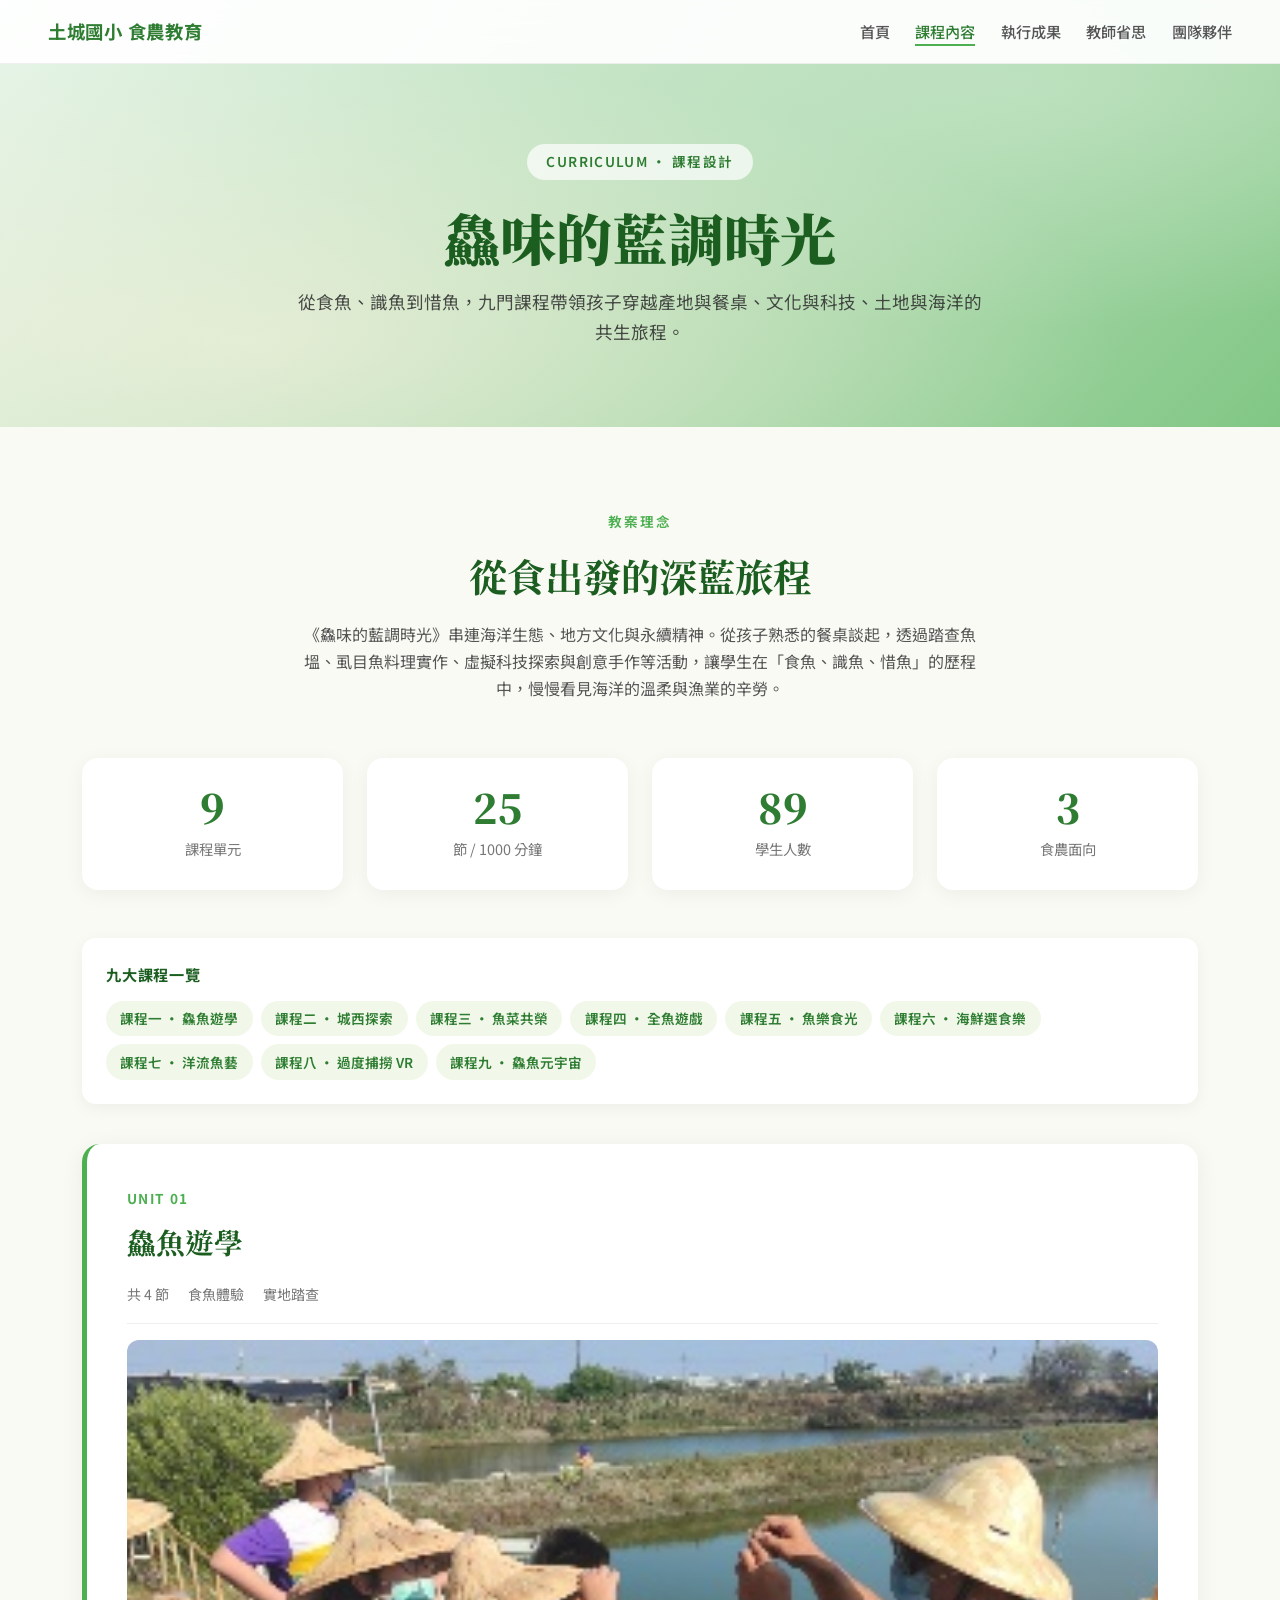
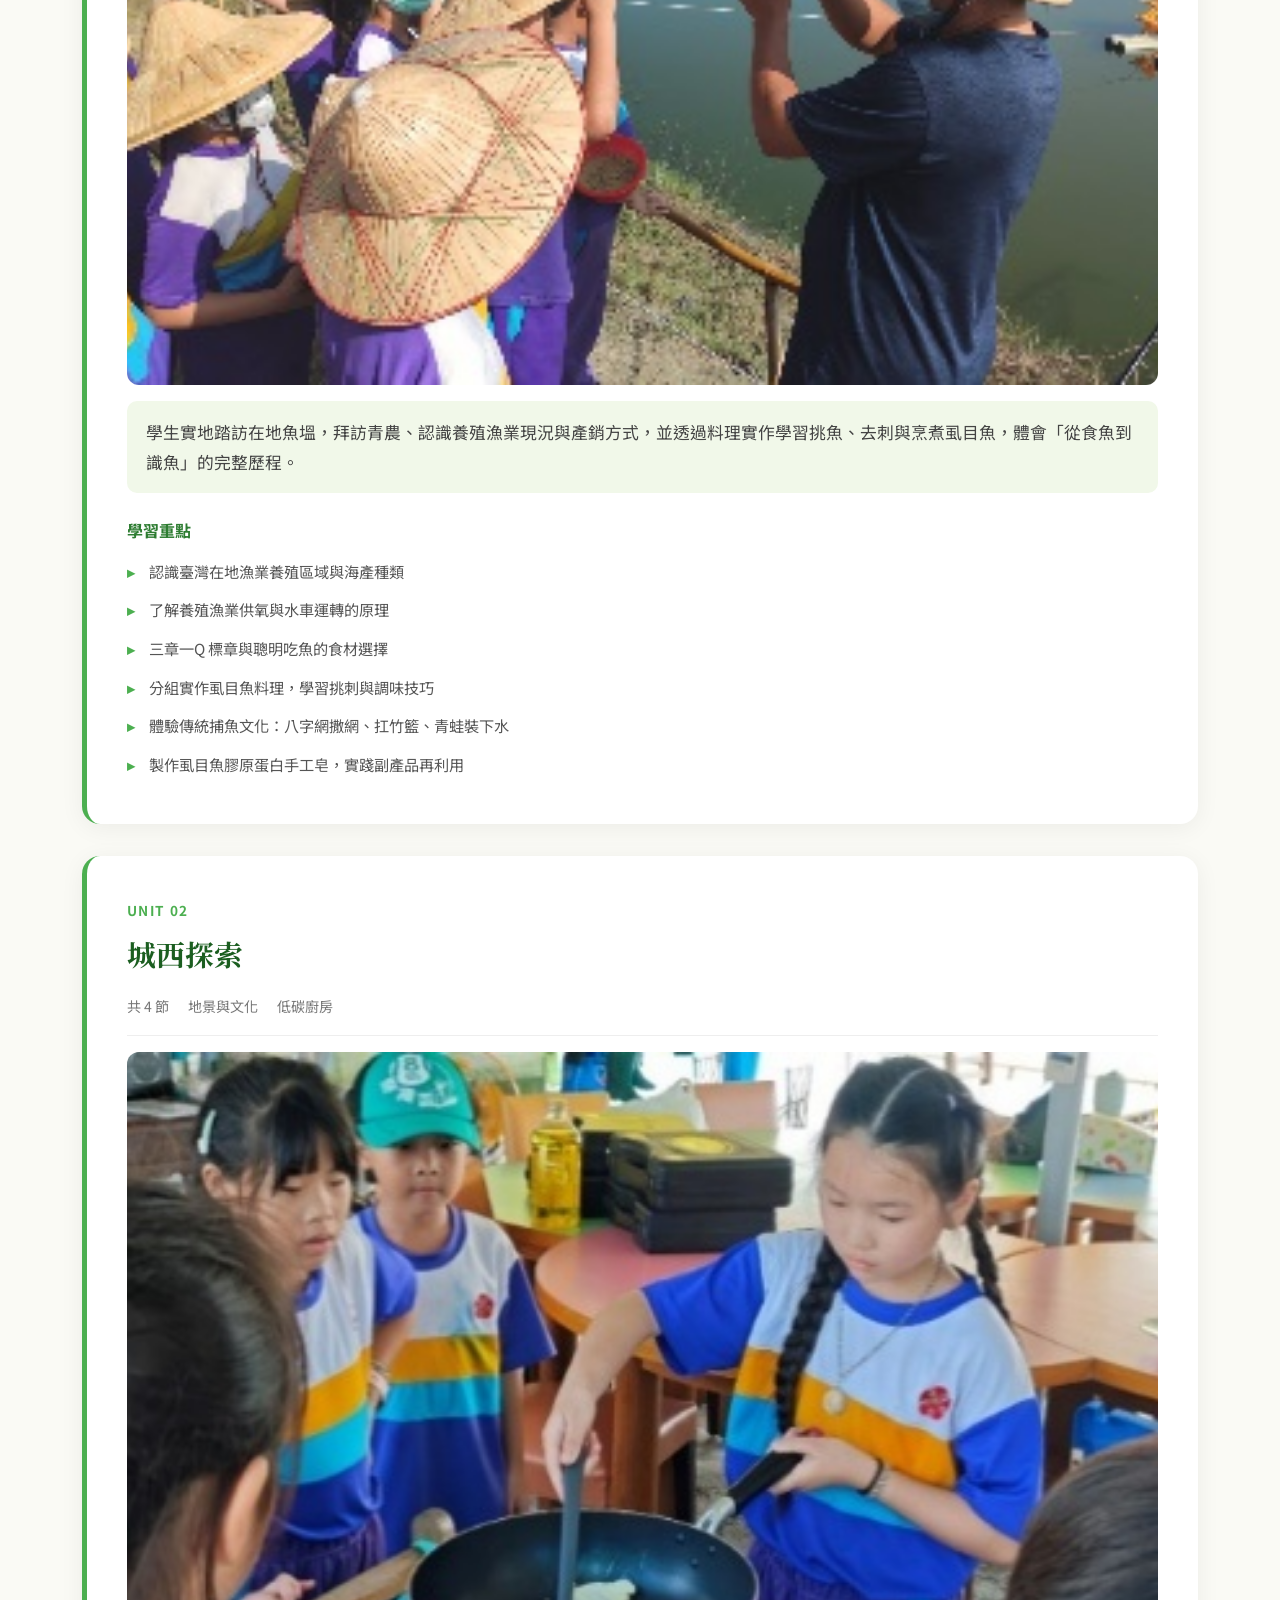
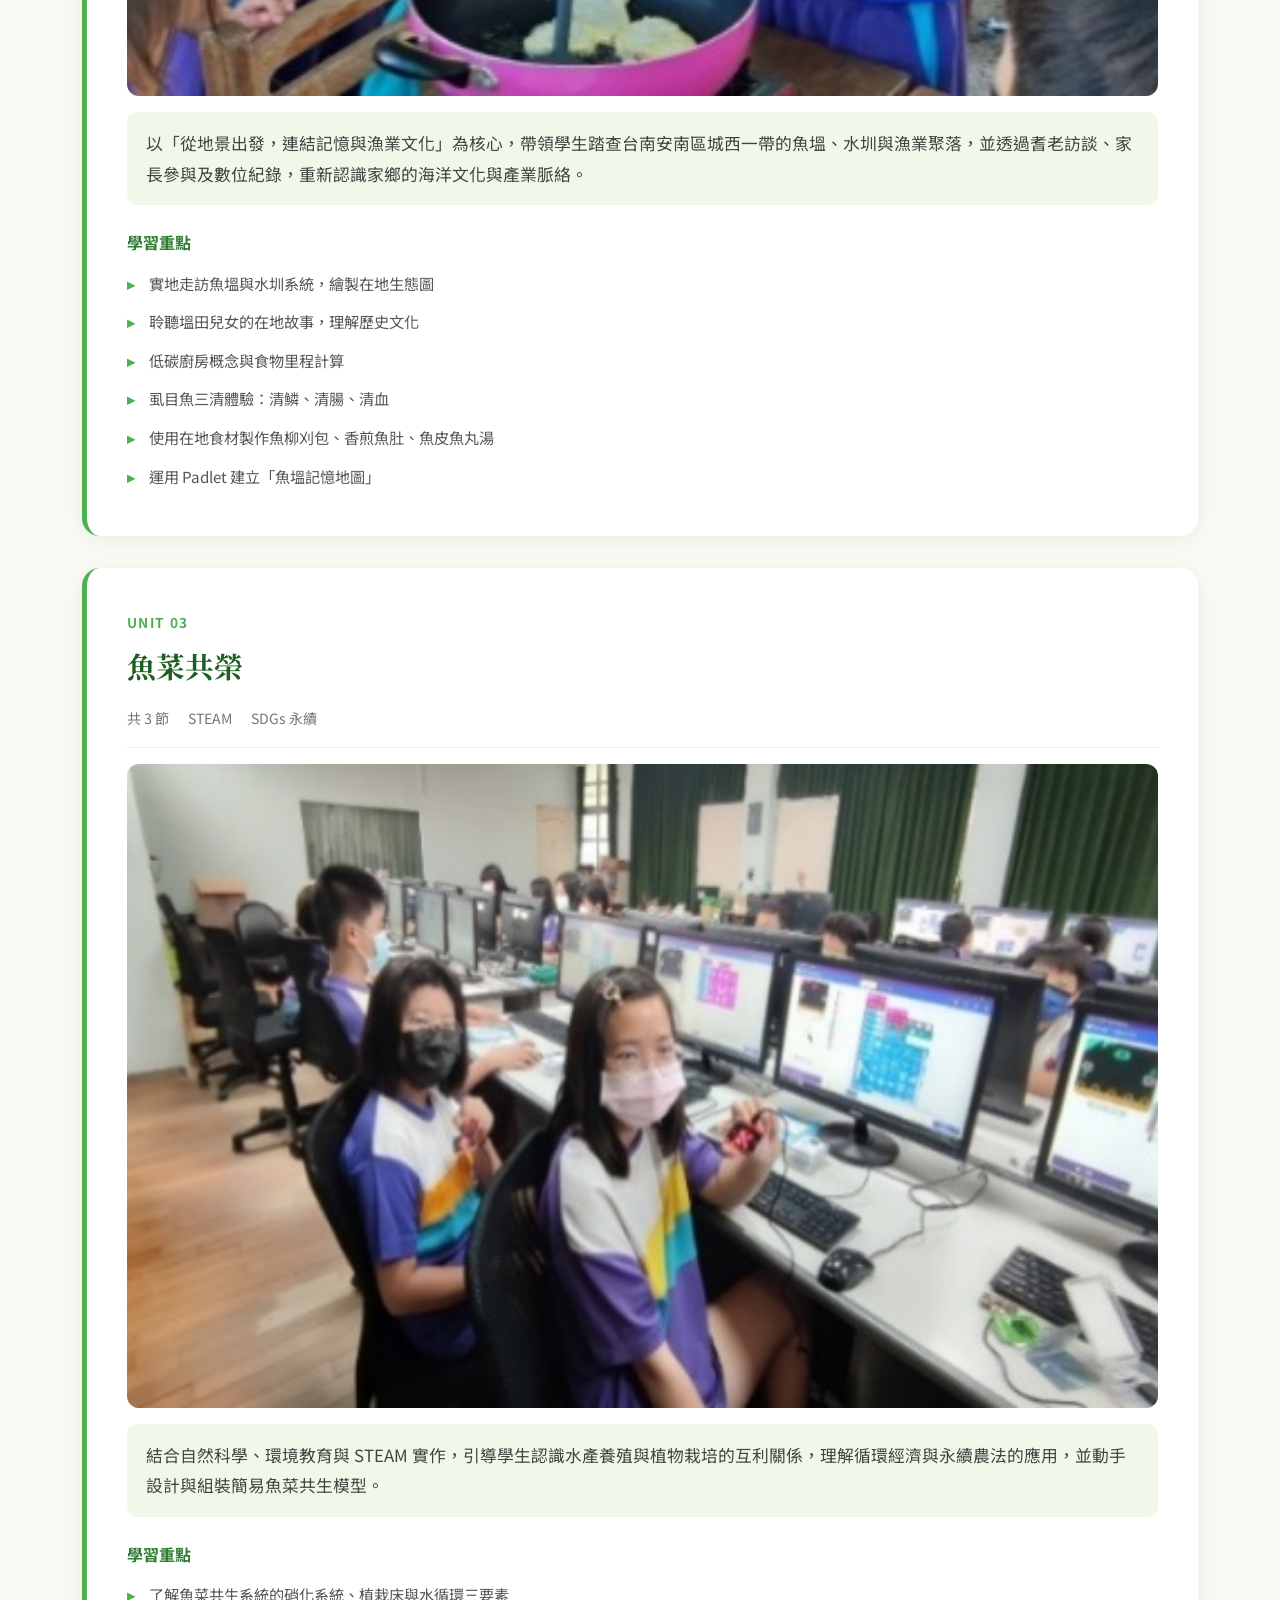
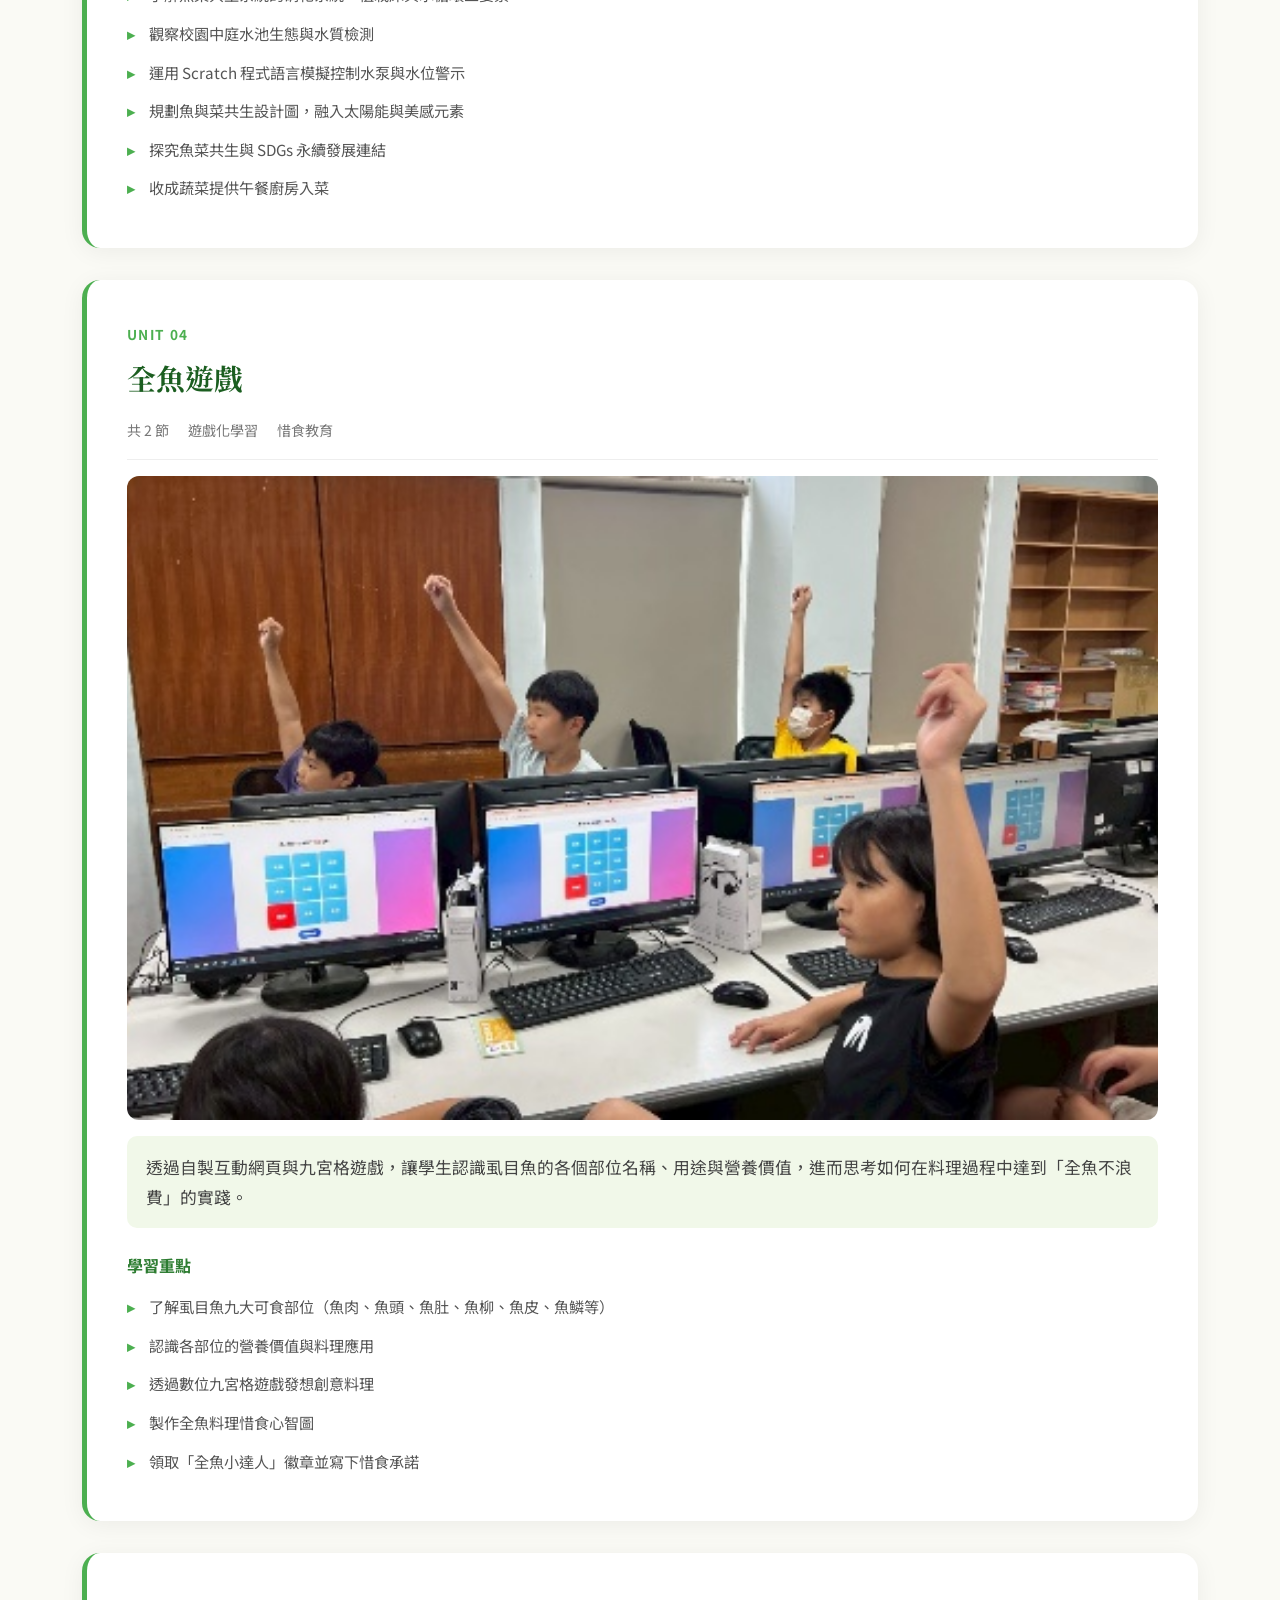
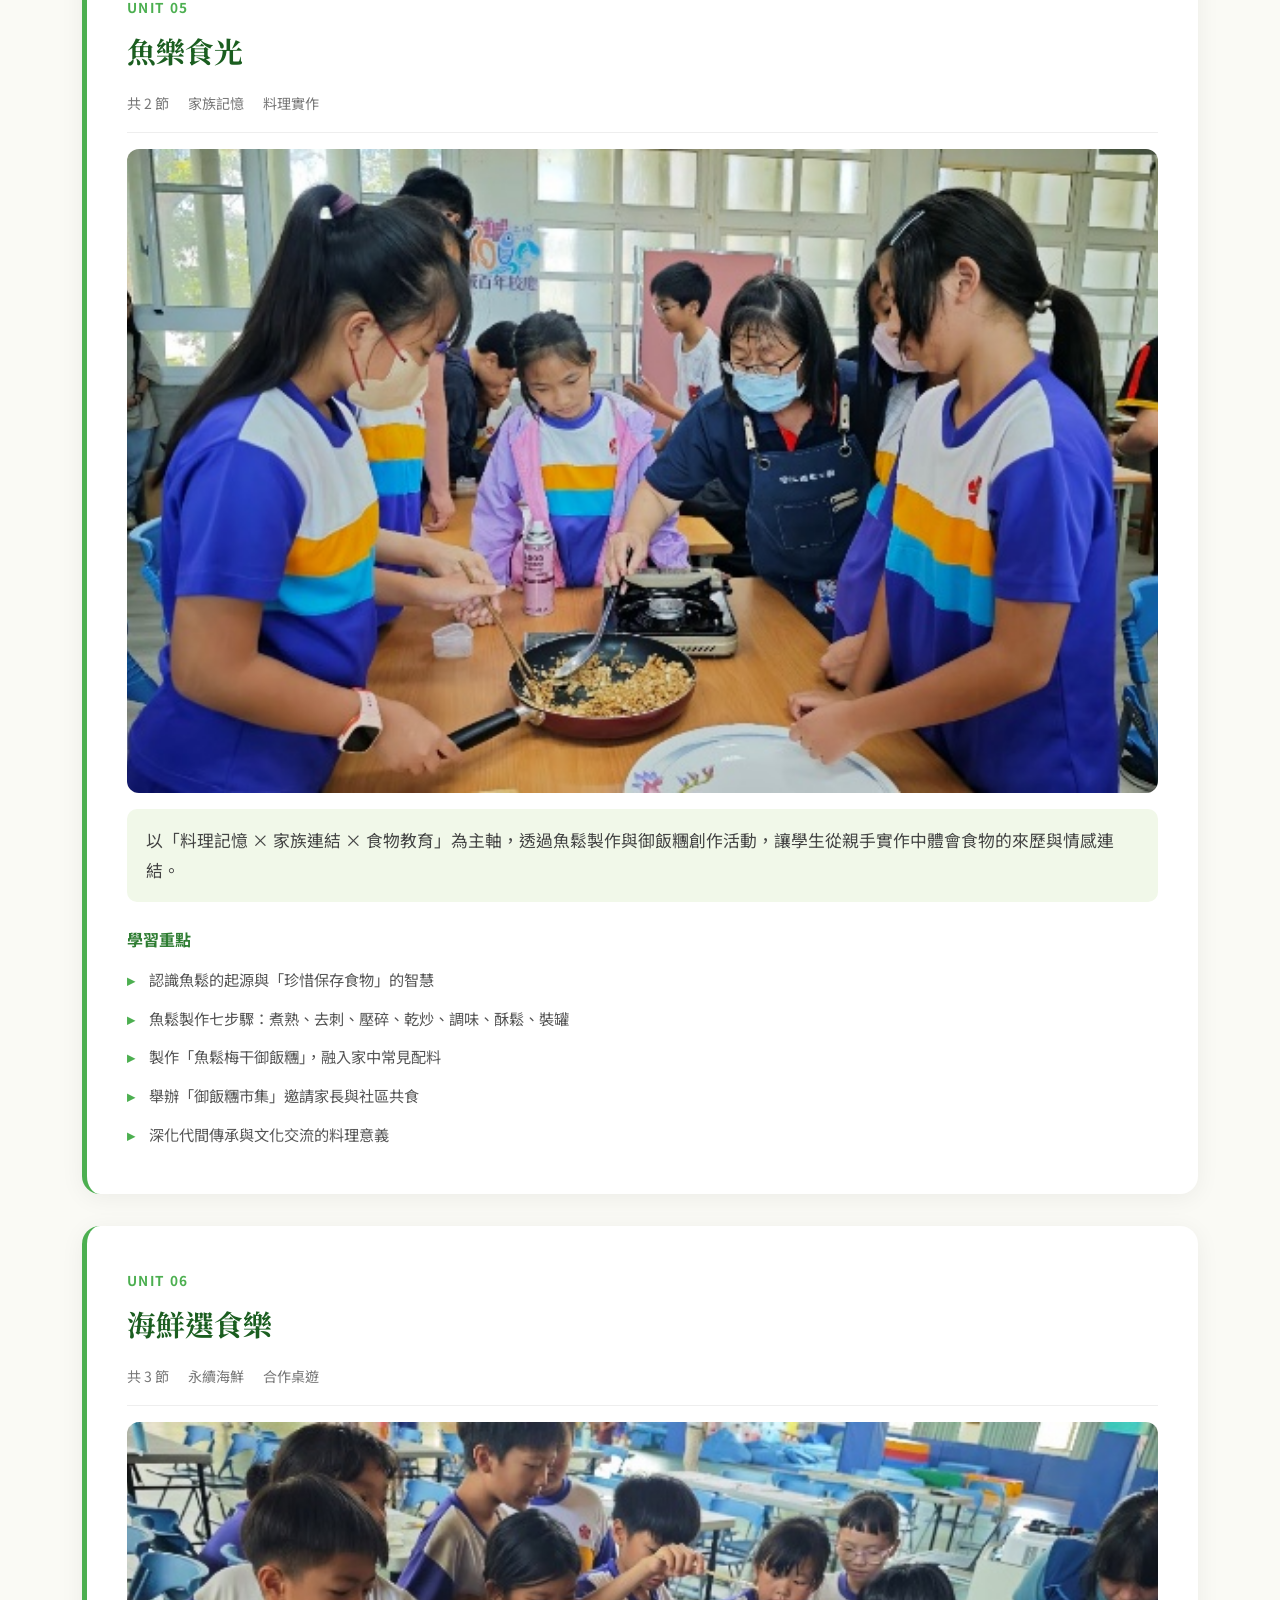
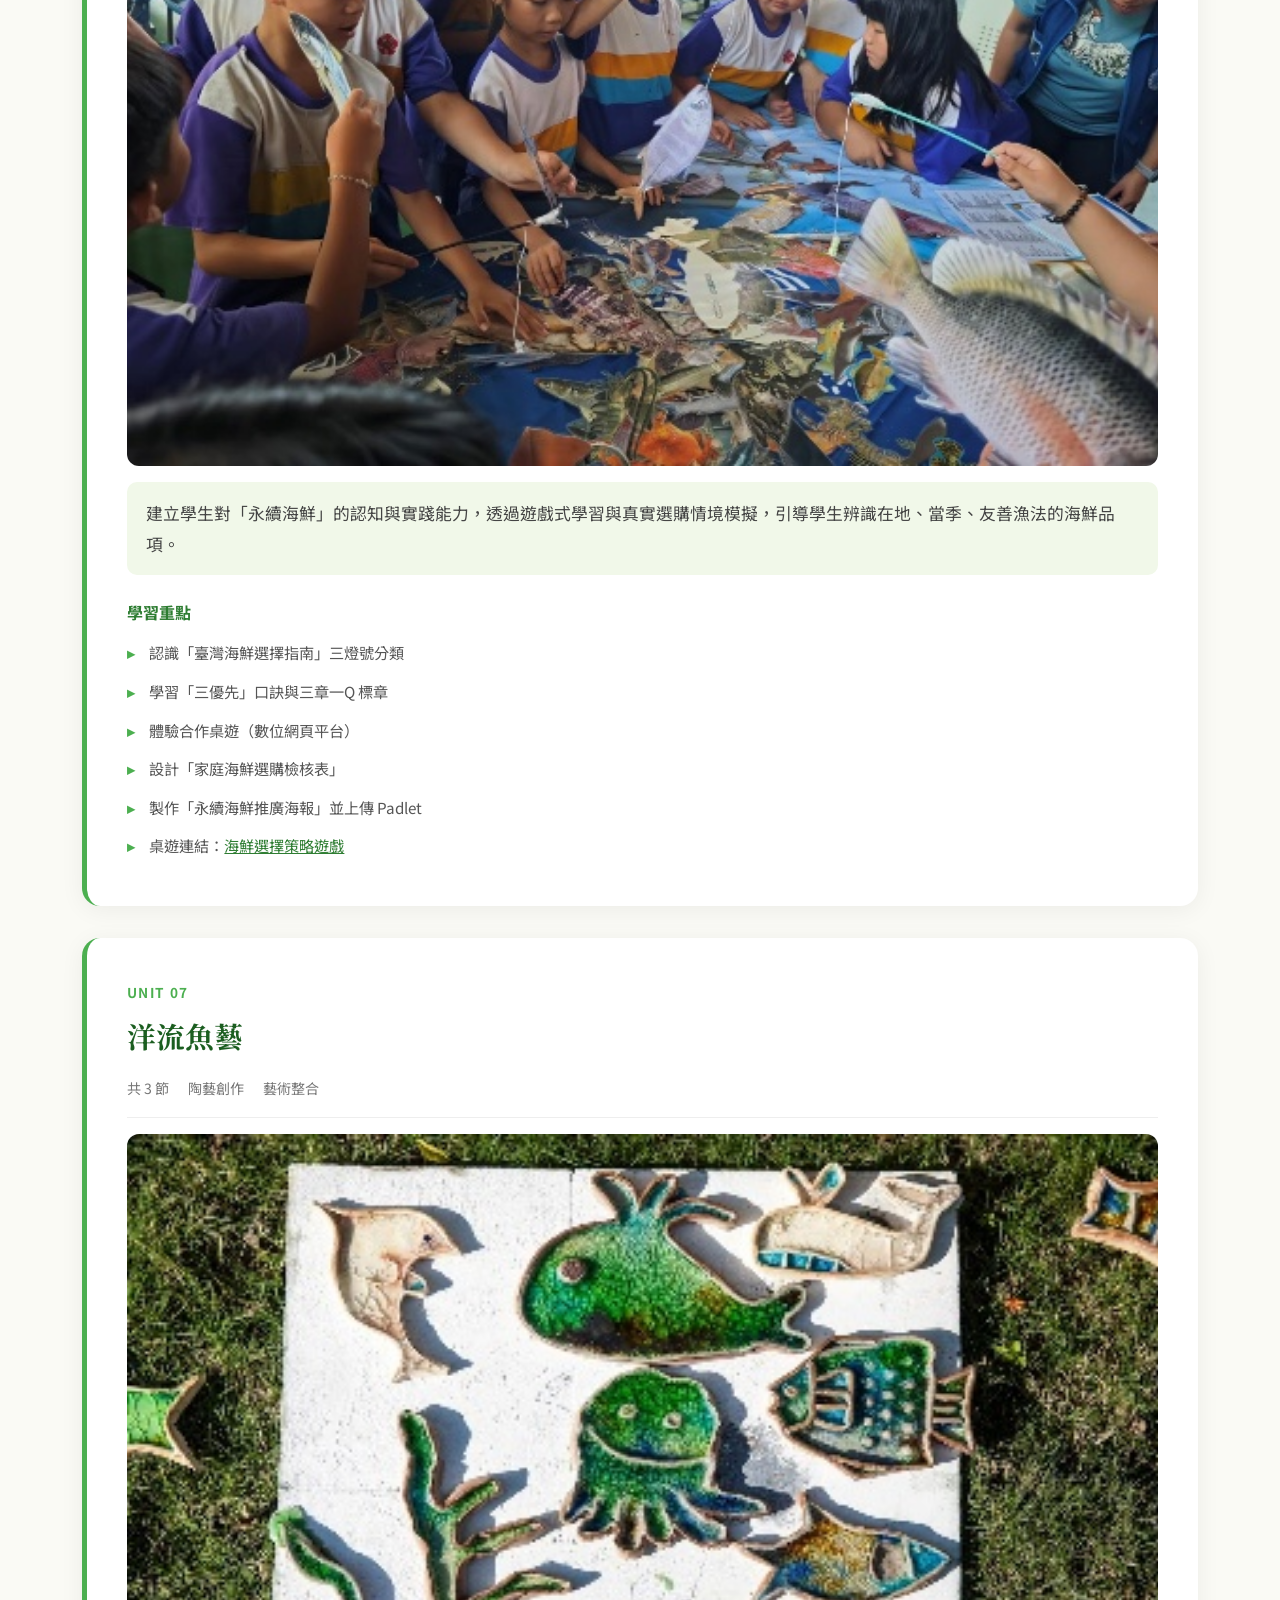
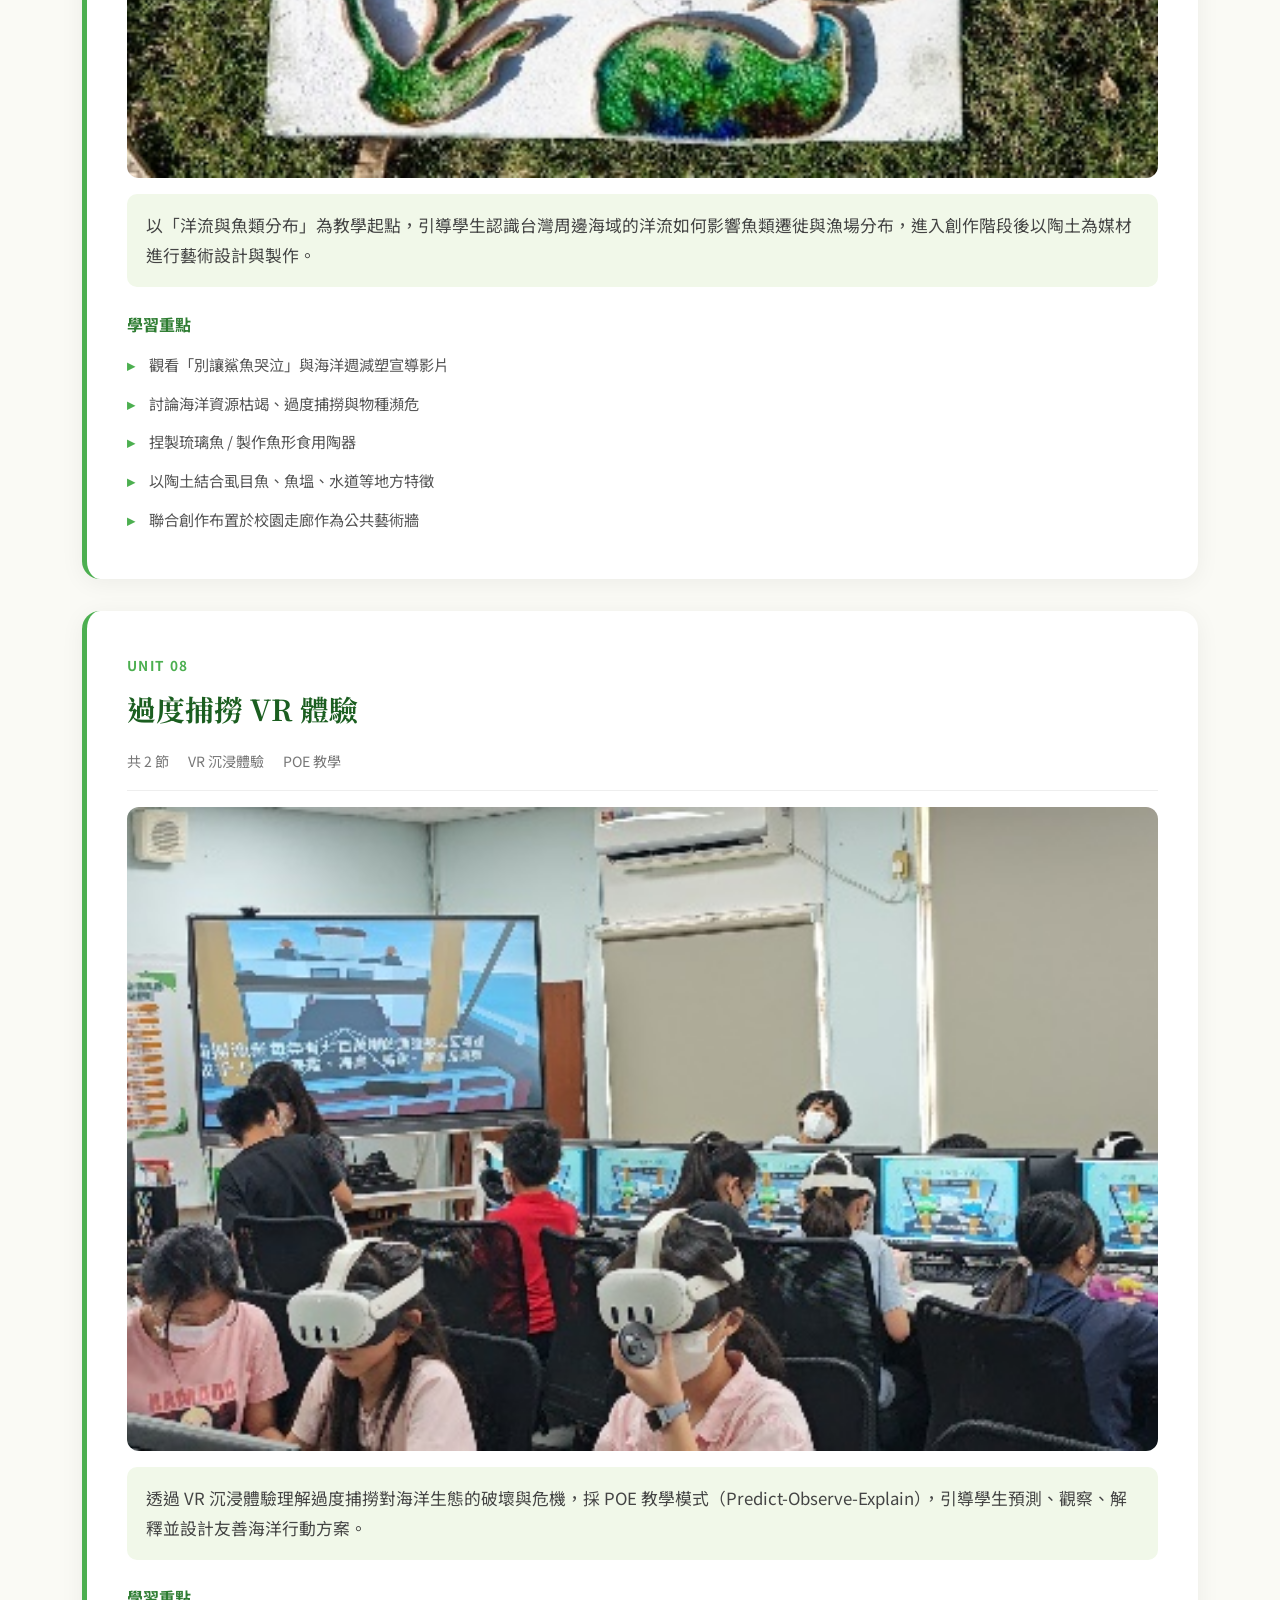
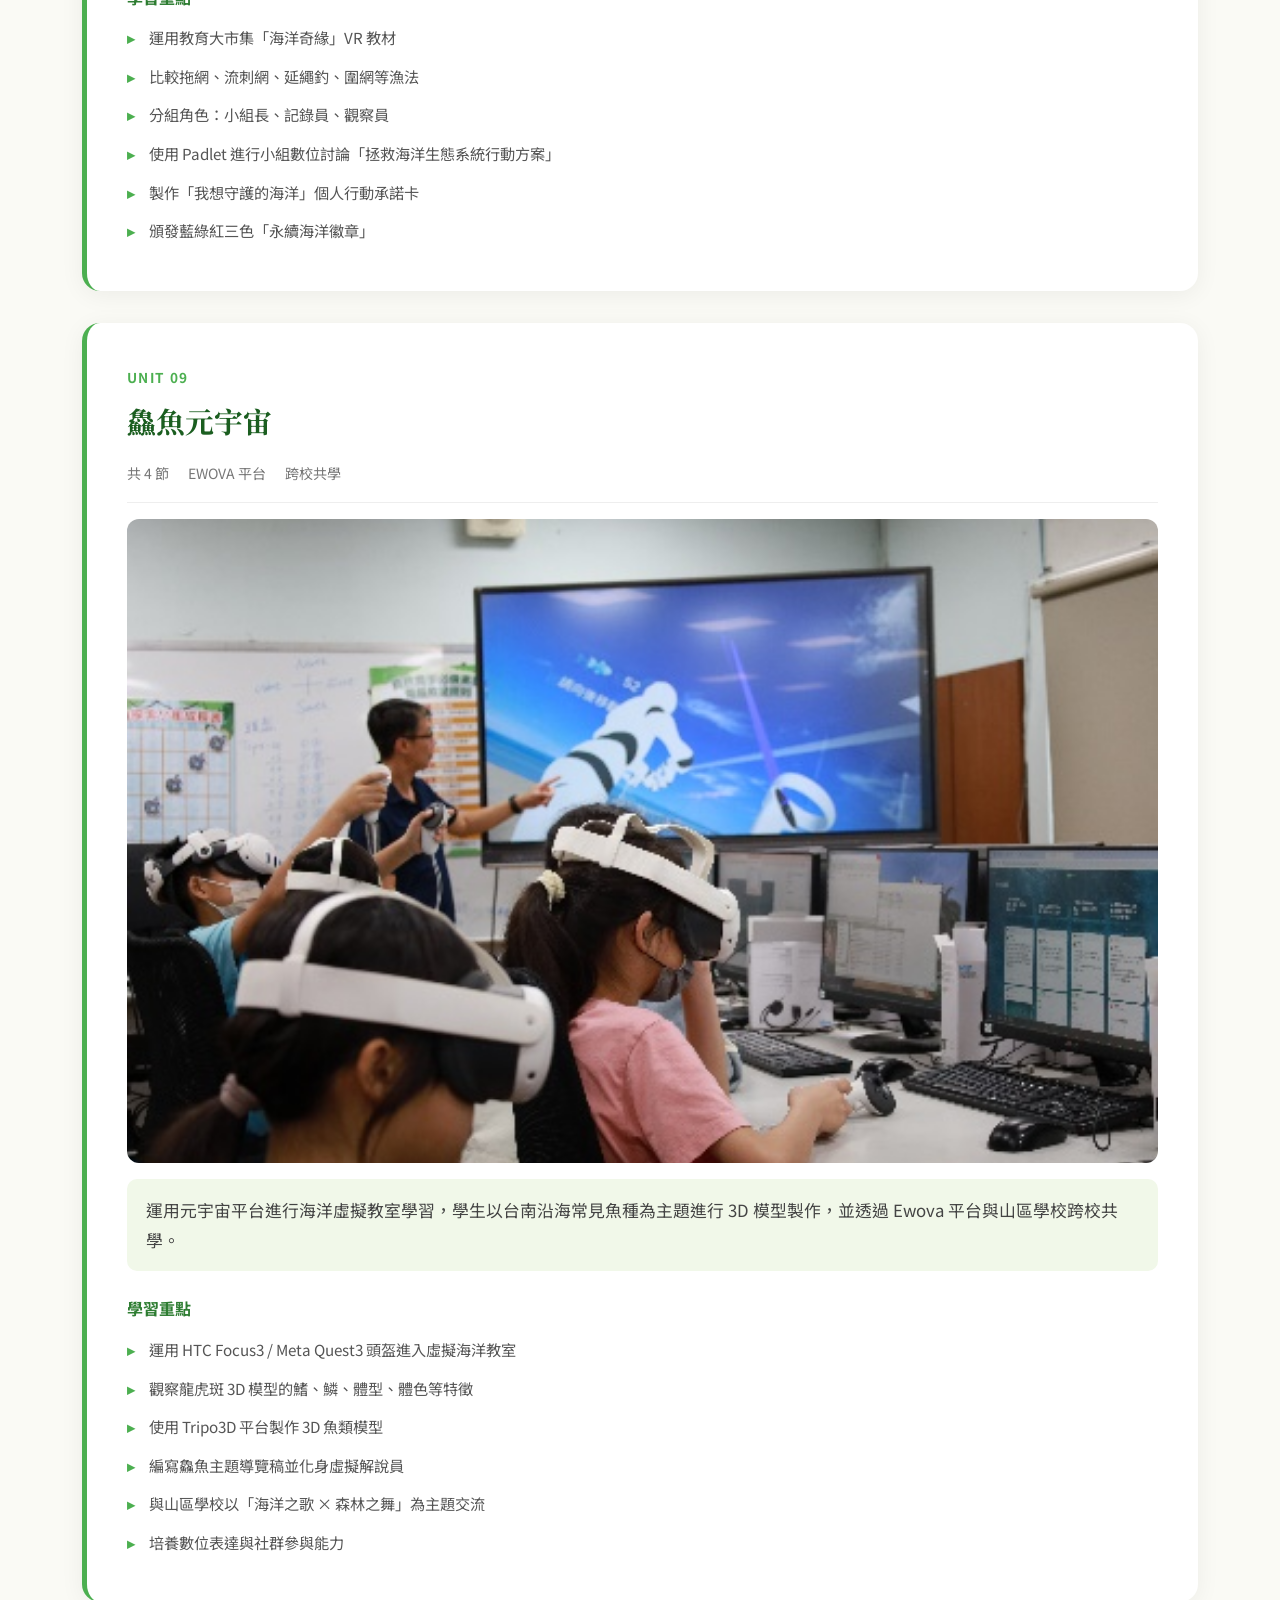
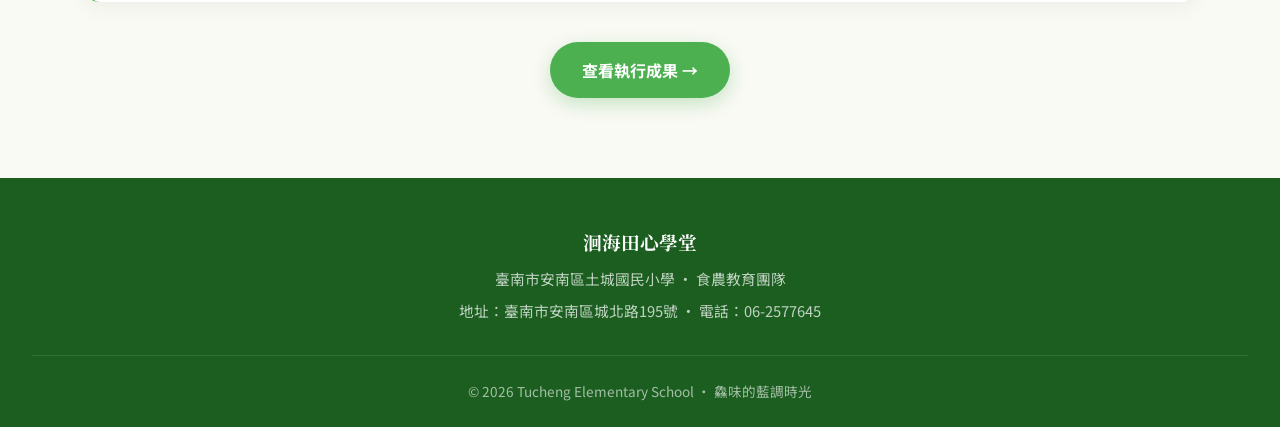
<file: curriculum.html>
<!DOCTYPE html>
<html lang="zh-Hant">
<head>
  <meta charset="UTF-8">
  <meta name="viewport" content="width=device-width, initial-scale=1.0">
  <title>課程內容｜鱻味的藍調時光 — 土城國小食農教育</title>
  <link rel="preconnect" href="https://fonts.googleapis.com">
  <link href="https://fonts.googleapis.com/css2?family=Noto+Sans+TC:wght@300;400;500;700;900&family=Noto+Serif+TC:wght@400;700;900&display=swap" rel="stylesheet">
  <link rel="stylesheet" href="assets/style.css">
</head>
<body>

  <!-- Navbar -->
  <nav class="navbar">
    <a href="index.html" class="nav-brand">土城國小 食農教育</a>
    <ul class="nav-links" id="navLinks">
      <li><a href="index.html">首頁</a></li>
      <li><a href="curriculum.html" class="active">課程內容</a></li>
      <li><a href="results.html">執行成果</a></li>
      <li><a href="reflections.html">教師省思</a></li>
      <li><a href="team.html">團隊夥伴</a></li>
    </ul>
    <button class="hamburger" id="hamburger" aria-label="選單"><span></span><span></span><span></span></button>
  </nav>

  <!-- Page hero -->
  <header class="page-hero">
    <div class="page-hero-content">
      <span class="label">CURRICULUM · 課程設計</span>
      <h1>鱻味的藍調時光</h1>
      <p>從食魚、識魚到惜魚，九門課程帶領孩子穿越產地與餐桌、文化與科技、土地與海洋的共生旅程。</p>
    </div>
  </header>

  <!-- Intro -->
  <section class="section">
    <div class="container">
      <div class="section-header fade-up">
        <span class="label">教案理念</span>
        <h2>從食出發的深藍旅程</h2>
        <p>《鱻味的藍調時光》串連海洋生態、地方文化與永續精神。從孩子熟悉的餐桌談起，透過踏查魚塭、虱目魚料理實作、虛擬科技探索與創意手作等活動，讓學生在「食魚、識魚、惜魚」的歷程中，慢慢看見海洋的溫柔與漁業的辛勞。</p>
      </div>

      <div class="stats-row fade-up">
        <div class="stat-box"><div class="num">9</div><div class="lbl">課程單元</div></div>
        <div class="stat-box"><div class="num">25</div><div class="lbl">節 / 1000 分鐘</div></div>
        <div class="stat-box"><div class="num">89</div><div class="lbl">學生人數</div></div>
        <div class="stat-box"><div class="num">3</div><div class="lbl">食農面向</div></div>
      </div>

      <!-- TOC -->
      <div class="lesson-toc fade-up">
        <h4>九大課程一覽</h4>
        <ul>
          <li><a href="#l1">課程一 · 鱻魚遊學</a></li>
          <li><a href="#l2">課程二 · 城西探索</a></li>
          <li><a href="#l3">課程三 · 魚菜共榮</a></li>
          <li><a href="#l4">課程四 · 全魚遊戲</a></li>
          <li><a href="#l5">課程五 · 魚樂食光</a></li>
          <li><a href="#l6">課程六 · 海鮮選食樂</a></li>
          <li><a href="#l7">課程七 · 洋流魚藝</a></li>
          <li><a href="#l8">課程八 · 過度捕撈 VR</a></li>
          <li><a href="#l9">課程九 · 鱻魚元宇宙</a></li>
        </ul>
      </div>

      <!-- 課程一 -->
      <article class="lesson-detail fade-up" id="l1">
        <span class="num">UNIT 01</span>
        <h2>鱻魚遊學</h2>
        <div class="meta-row">
          <span>共 4 節</span><span>食魚體驗</span><span>實地踏查</span>
        </div>
        <img class="lesson-photo" src="images/image3.jpeg" alt="鱻魚遊學">
        <p class="summary">學生實地踏訪在地魚塭，拜訪青農、認識養殖漁業現況與產銷方式，並透過料理實作學習挑魚、去刺與烹煮虱目魚，體會「從食魚到識魚」的完整歷程。</p>
        <h4>學習重點</h4>
        <ul>
          <li>認識臺灣在地漁業養殖區域與海產種類</li>
          <li>了解養殖漁業供氧與水車運轉的原理</li>
          <li>三章一Q 標章與聰明吃魚的食材選擇</li>
          <li>分組實作虱目魚料理，學習挑刺與調味技巧</li>
          <li>體驗傳統捕魚文化：八字網撒網、扛竹籃、青蛙裝下水</li>
          <li>製作虱目魚膠原蛋白手工皂，實踐副產品再利用</li>
        </ul>
      </article>

      <!-- 課程二 -->
      <article class="lesson-detail fade-up" id="l2">
        <span class="num">UNIT 02</span>
        <h2>城西探索</h2>
        <div class="meta-row">
          <span>共 4 節</span><span>地景與文化</span><span>低碳廚房</span>
        </div>
        <img class="lesson-photo" src="images/image68.jpeg" alt="城西探索">
        <p class="summary">以「從地景出發，連結記憶與漁業文化」為核心，帶領學生踏查台南安南區城西一帶的魚塭、水圳與漁業聚落，並透過耆老訪談、家長參與及數位紀錄，重新認識家鄉的海洋文化與產業脈絡。</p>
        <h4>學習重點</h4>
        <ul>
          <li>實地走訪魚塭與水圳系統，繪製在地生態圖</li>
          <li>聆聽塭田兒女的在地故事，理解歷史文化</li>
          <li>低碳廚房概念與食物里程計算</li>
          <li>虱目魚三清體驗：清鱗、清腸、清血</li>
          <li>使用在地食材製作魚柳刈包、香煎魚肚、魚皮魚丸湯</li>
          <li>運用 Padlet 建立「魚塭記憶地圖」</li>
        </ul>
      </article>

      <!-- 課程三 -->
      <article class="lesson-detail fade-up" id="l3">
        <span class="num">UNIT 03</span>
        <h2>魚菜共榮</h2>
        <div class="meta-row">
          <span>共 3 節</span><span>STEAM</span><span>SDGs 永續</span>
        </div>
        <img class="lesson-photo" src="images/image82.jpeg" alt="魚菜共生">
        <p class="summary">結合自然科學、環境教育與 STEAM 實作，引導學生認識水產養殖與植物栽培的互利關係，理解循環經濟與永續農法的應用，並動手設計與組裝簡易魚菜共生模型。</p>
        <h4>學習重點</h4>
        <ul>
          <li>了解魚菜共生系統的硝化系統、植栽床與水循環三要素</li>
          <li>觀察校園中庭水池生態與水質檢測</li>
          <li>運用 Scratch 程式語言模擬控制水泵與水位警示</li>
          <li>規劃魚與菜共生設計圖，融入太陽能與美感元素</li>
          <li>探究魚菜共生與 SDGs 永續發展連結</li>
          <li>收成蔬菜提供午餐廚房入菜</li>
        </ul>
      </article>

      <!-- 課程四 -->
      <article class="lesson-detail fade-up" id="l4">
        <span class="num">UNIT 04</span>
        <h2>全魚遊戲</h2>
        <div class="meta-row">
          <span>共 2 節</span><span>遊戲化學習</span><span>惜食教育</span>
        </div>
        <img class="lesson-photo" src="images/image85.jpeg" alt="全魚遊戲">
        <p class="summary">透過自製互動網頁與九宮格遊戲，讓學生認識虱目魚的各個部位名稱、用途與營養價值，進而思考如何在料理過程中達到「全魚不浪費」的實踐。</p>
        <h4>學習重點</h4>
        <ul>
          <li>了解虱目魚九大可食部位（魚肉、魚頭、魚肚、魚柳、魚皮、魚鱗等）</li>
          <li>認識各部位的營養價值與料理應用</li>
          <li>透過數位九宮格遊戲發想創意料理</li>
          <li>製作全魚料理惜食心智圖</li>
          <li>領取「全魚小達人」徽章並寫下惜食承諾</li>
        </ul>
      </article>

      <!-- 課程五 -->
      <article class="lesson-detail fade-up" id="l5">
        <span class="num">UNIT 05</span>
        <h2>魚樂食光</h2>
        <div class="meta-row">
          <span>共 2 節</span><span>家族記憶</span><span>料理實作</span>
        </div>
        <img class="lesson-photo" src="images/image92.jpeg" alt="魚樂食光">
        <p class="summary">以「料理記憶 × 家族連結 × 食物教育」為主軸，透過魚鬆製作與御飯糰創作活動，讓學生從親手實作中體會食物的來歷與情感連結。</p>
        <h4>學習重點</h4>
        <ul>
          <li>認識魚鬆的起源與「珍惜保存食物」的智慧</li>
          <li>魚鬆製作七步驟：煮熟、去刺、壓碎、乾炒、調味、酥鬆、裝罐</li>
          <li>製作「魚鬆梅干御飯糰」，融入家中常見配料</li>
          <li>舉辦「御飯糰市集」邀請家長與社區共食</li>
          <li>深化代間傳承與文化交流的料理意義</li>
        </ul>
      </article>

      <!-- 課程六 -->
      <article class="lesson-detail fade-up" id="l6">
        <span class="num">UNIT 06</span>
        <h2>海鮮選食樂</h2>
        <div class="meta-row">
          <span>共 3 節</span><span>永續海鮮</span><span>合作桌遊</span>
        </div>
        <img class="lesson-photo" src="images/image153.jpeg" alt="海鮮選食樂">
        <p class="summary">建立學生對「永續海鮮」的認知與實踐能力，透過遊戲式學習與真實選購情境模擬，引導學生辨識在地、當季、友善漁法的海鮮品項。</p>
        <h4>學習重點</h4>
        <ul>
          <li>認識「臺灣海鮮選擇指南」三燈號分類</li>
          <li>學習「三優先」口訣與三章一Q 標章</li>
          <li>體驗合作桌遊（數位網頁平台）</li>
          <li>設計「家庭海鮮選購檢核表」</li>
          <li>製作「永續海鮮推廣海報」並上傳 Padlet</li>
          <li>桌遊連結：<a href="https://reurl.cc/QYlvA0" target="_blank" rel="noopener" style="color:#2e7d32;text-decoration:underline">海鮮選擇策略遊戲</a></li>
        </ul>
      </article>

      <!-- 課程七 -->
      <article class="lesson-detail fade-up" id="l7">
        <span class="num">UNIT 07</span>
        <h2>洋流魚藝</h2>
        <div class="meta-row">
          <span>共 3 節</span><span>陶藝創作</span><span>藝術整合</span>
        </div>
        <img class="lesson-photo" src="images/image167.jpeg" alt="洋流魚藝">
        <p class="summary">以「洋流與魚類分布」為教學起點，引導學生認識台灣周邊海域的洋流如何影響魚類遷徙與漁場分布，進入創作階段後以陶土為媒材進行藝術設計與製作。</p>
        <h4>學習重點</h4>
        <ul>
          <li>觀看「別讓鯊魚哭泣」與海洋週減塑宣導影片</li>
          <li>討論海洋資源枯竭、過度捕撈與物種瀕危</li>
          <li>捏製琉璃魚 / 製作魚形食用陶器</li>
          <li>以陶土結合虱目魚、魚塭、水道等地方特徵</li>
          <li>聯合創作布置於校園走廊作為公共藝術牆</li>
        </ul>
      </article>

      <!-- 課程八 -->
      <article class="lesson-detail fade-up" id="l8">
        <span class="num">UNIT 08</span>
        <h2>過度捕撈 VR 體驗</h2>
        <div class="meta-row">
          <span>共 2 節</span><span>VR 沉浸體驗</span><span>POE 教學</span>
        </div>
        <img class="lesson-photo" src="images/image40.jpeg" alt="VR體驗">
        <p class="summary">透過 VR 沉浸體驗理解過度捕撈對海洋生態的破壞與危機，採 POE 教學模式（Predict-Observe-Explain），引導學生預測、觀察、解釋並設計友善海洋行動方案。</p>
        <h4>學習重點</h4>
        <ul>
          <li>運用教育大市集「海洋奇緣」VR 教材</li>
          <li>比較拖網、流刺網、延繩釣、圍網等漁法</li>
          <li>分組角色：小組長、記錄員、觀察員</li>
          <li>使用 Padlet 進行小組數位討論「拯救海洋生態系統行動方案」</li>
          <li>製作「我想守護的海洋」個人行動承諾卡</li>
          <li>頒發藍綠紅三色「永續海洋徽章」</li>
        </ul>
      </article>

      <!-- 課程九 -->
      <article class="lesson-detail fade-up" id="l9">
        <span class="num">UNIT 09</span>
        <h2>鱻魚元宇宙</h2>
        <div class="meta-row">
          <span>共 4 節</span><span>EWOVA 平台</span><span>跨校共學</span>
        </div>
        <img class="lesson-photo" src="images/image41.jpeg" alt="元宇宙">
        <p class="summary">運用元宇宙平台進行海洋虛擬教室學習，學生以台南沿海常見魚種為主題進行 3D 模型製作，並透過 Ewova 平台與山區學校跨校共學。</p>
        <h4>學習重點</h4>
        <ul>
          <li>運用 HTC Focus3 / Meta Quest3 頭盔進入虛擬海洋教室</li>
          <li>觀察龍虎斑 3D 模型的鰭、鱗、體型、體色等特徵</li>
          <li>使用 Tripo3D 平台製作 3D 魚類模型</li>
          <li>編寫鱻魚主題導覽稿並化身虛擬解說員</li>
          <li>與山區學校以「海洋之歌 × 森林之舞」為主題交流</li>
          <li>培養數位表達與社群參與能力</li>
        </ul>
      </article>

      <div style="text-align:center; margin-top:2.5rem;">
        <a href="results.html" style="display:inline-block; padding:0.9rem 2rem; background:#4caf50; color:#fff; border-radius:999px; font-weight:700; box-shadow:0 6px 20px rgba(76,175,80,0.3);">查看執行成果 →</a>
      </div>
    </div>
  </section>

  <!-- Footer -->
  <footer class="footer">
    <h3>洄海田心學堂</h3>
    <p>臺南市安南區土城國民小學 · 食農教育團隊</p>
    <p>地址：臺南市安南區城北路195號 · 電話：06-2577645</p>
    <div class="footer-bottom">
      © 2026 Tucheng Elementary School · 鱻味的藍調時光
    </div>
  </footer>

  <script>
    const navbar = document.querySelector('.navbar');
    window.addEventListener('scroll', () => navbar.classList.toggle('scrolled', window.scrollY > 50));
    const hamburger = document.getElementById('hamburger');
    const navLinks = document.getElementById('navLinks');
    hamburger.addEventListener('click', () => navLinks.classList.toggle('open'));
    navLinks.querySelectorAll('a').forEach(l => l.addEventListener('click', () => navLinks.classList.remove('open')));
    const observer = new IntersectionObserver((entries) => {
      entries.forEach(e => { if (e.isIntersecting) e.target.classList.add('visible'); });
    }, { threshold: 0.1 });
    document.querySelectorAll('.fade-up').forEach(el => observer.observe(el));
  </script>
</body>
</html>
</file>
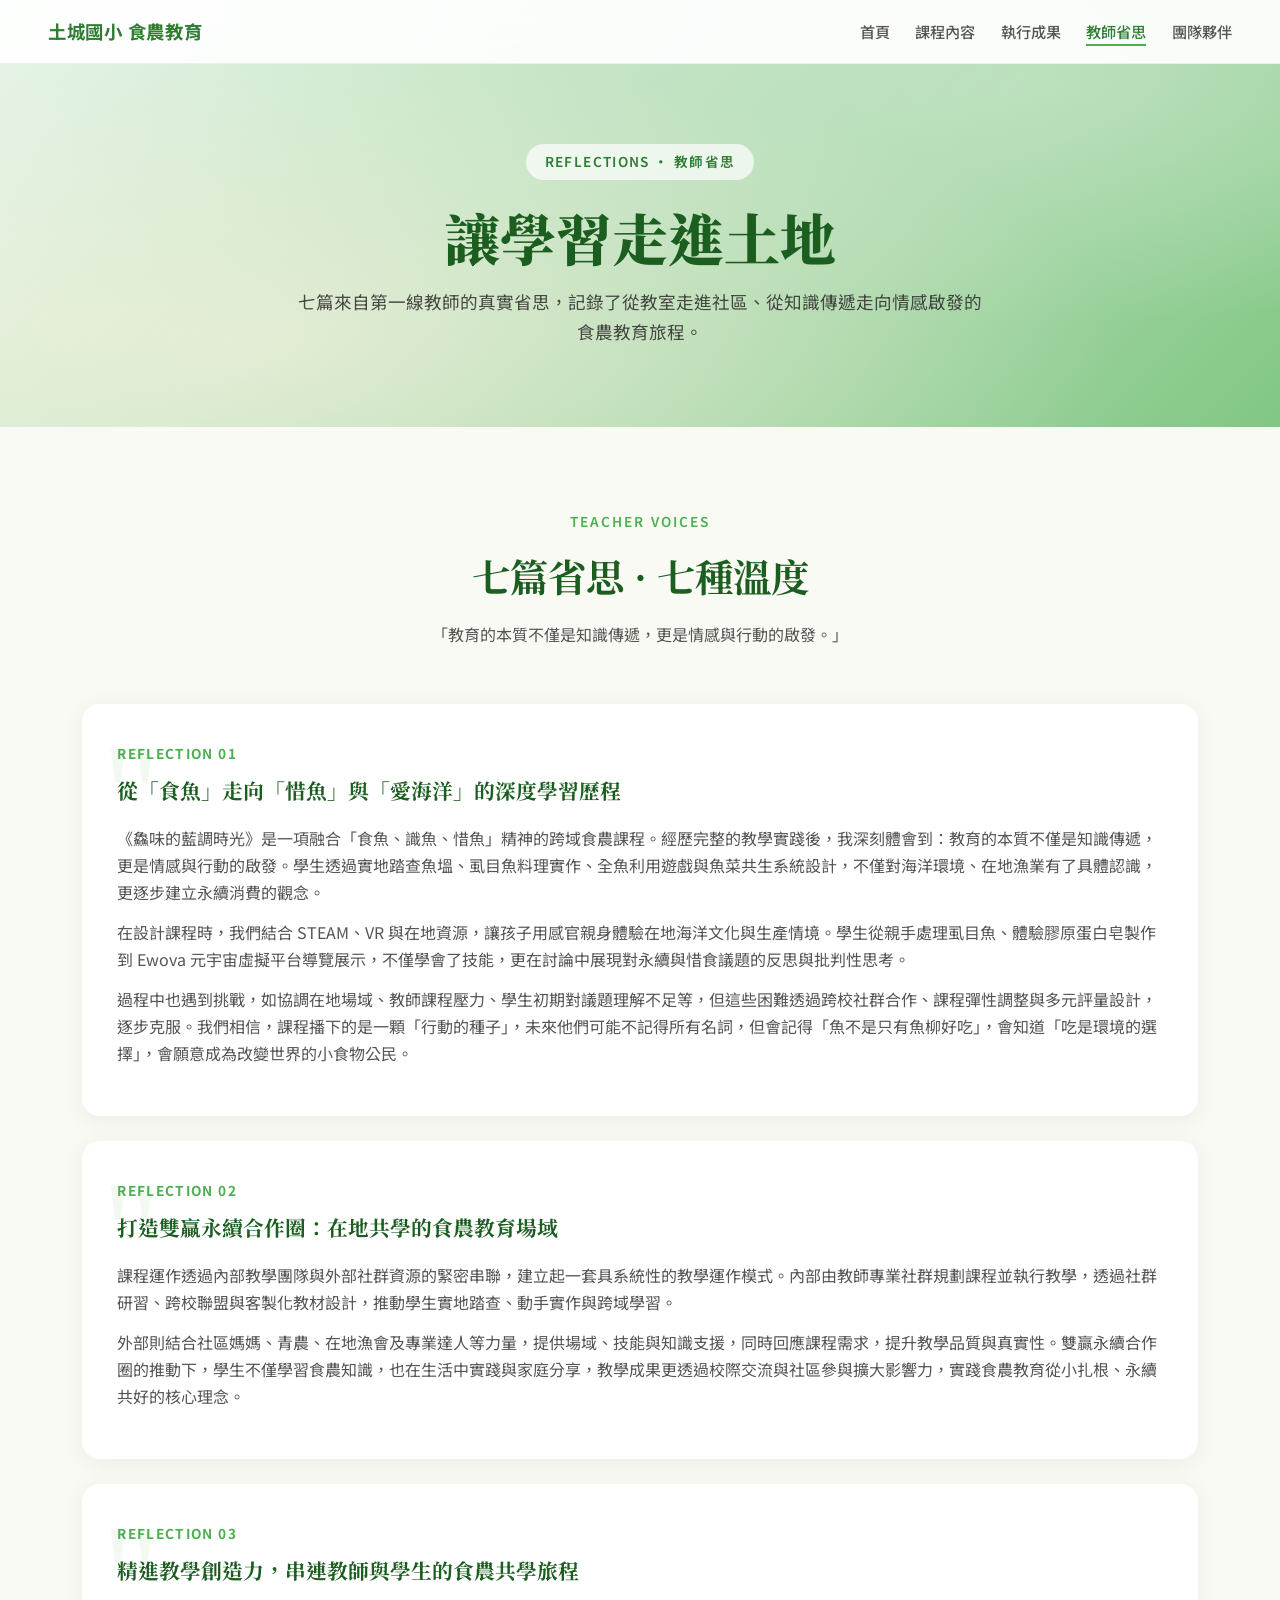
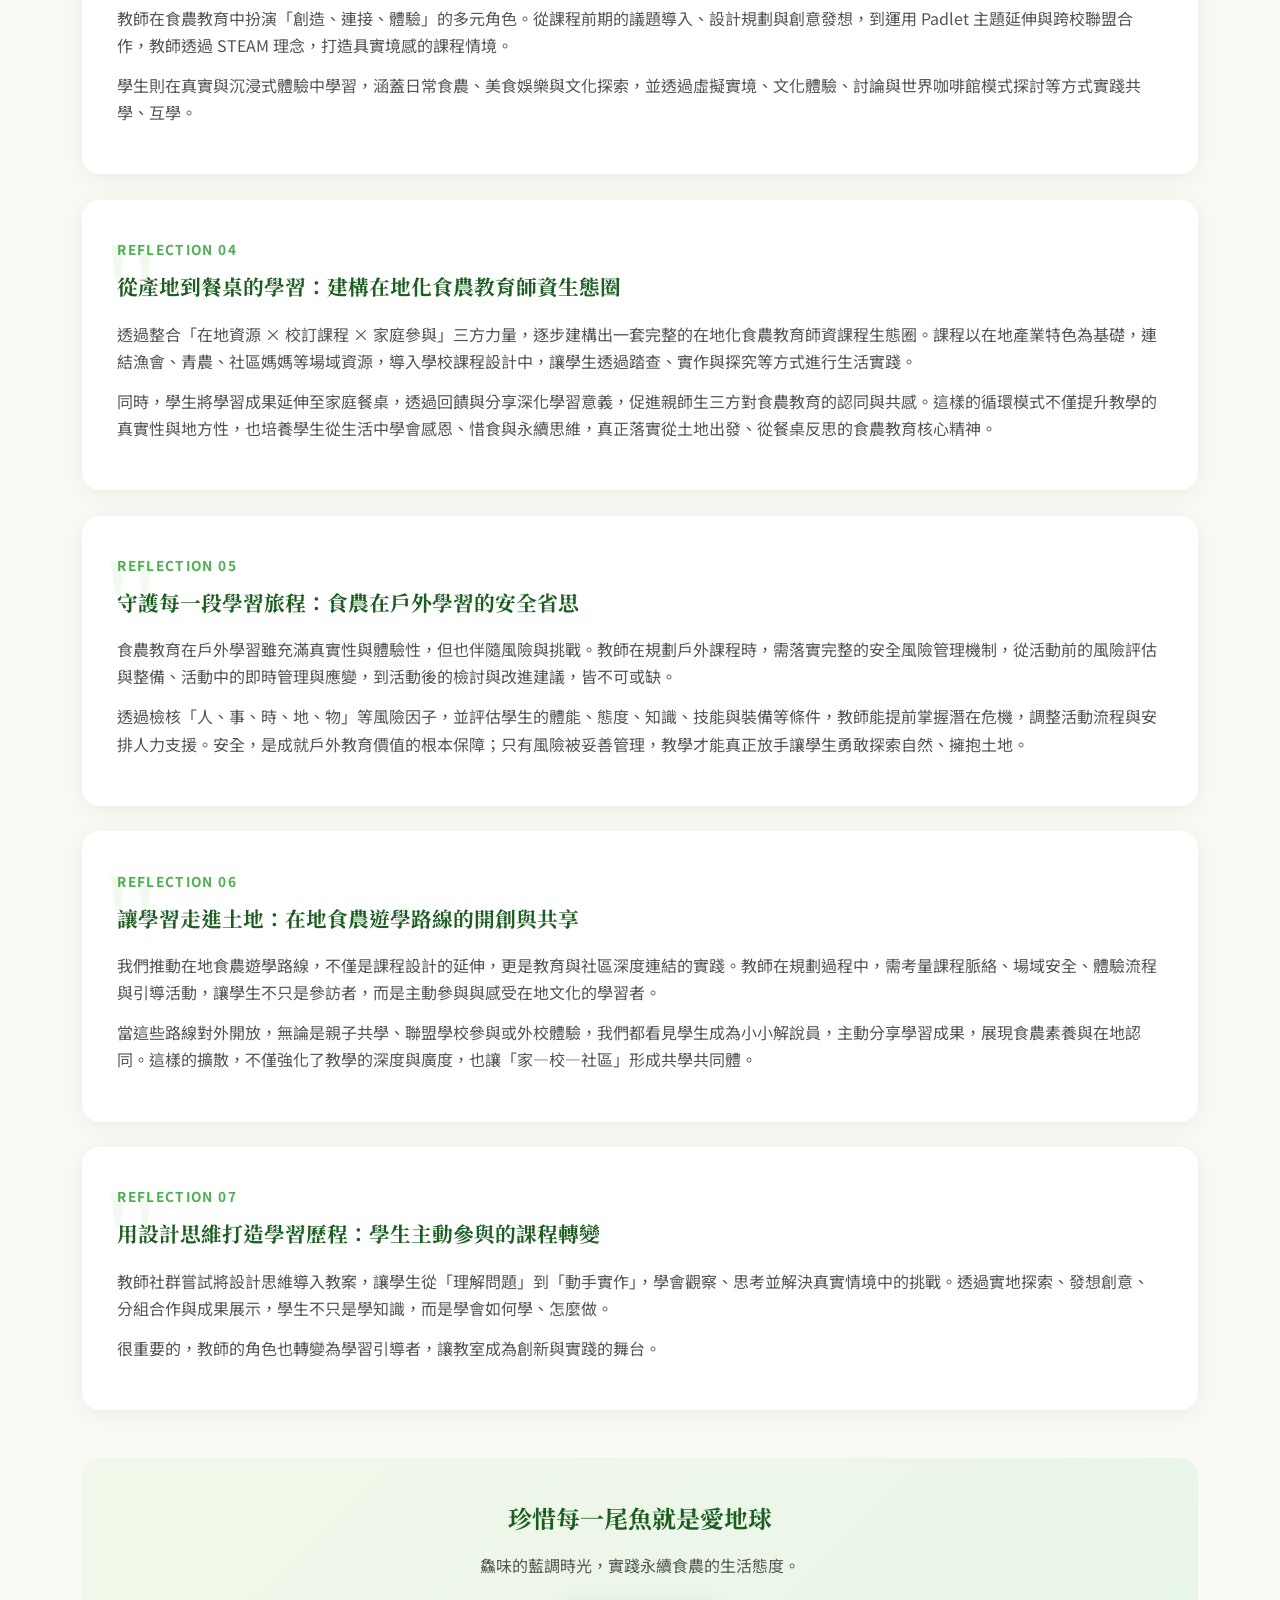
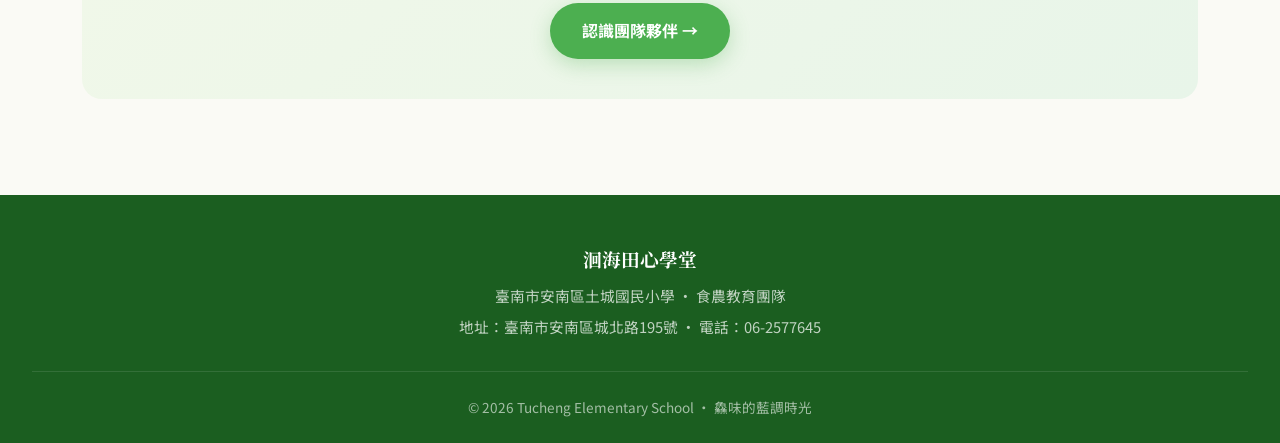
<file: reflections.html>
<!DOCTYPE html>
<html lang="zh-Hant">
<head>
  <meta charset="UTF-8">
  <meta name="viewport" content="width=device-width, initial-scale=1.0">
  <title>教師省思｜鱻味的藍調時光 — 土城國小食農教育</title>
  <link rel="preconnect" href="https://fonts.googleapis.com">
  <link href="https://fonts.googleapis.com/css2?family=Noto+Sans+TC:wght@300;400;500;700;900&family=Noto+Serif+TC:wght@400;700;900&display=swap" rel="stylesheet">
  <link rel="stylesheet" href="assets/style.css">
</head>
<body>

  <nav class="navbar">
    <a href="index.html" class="nav-brand">土城國小 食農教育</a>
    <ul class="nav-links" id="navLinks">
      <li><a href="index.html">首頁</a></li>
      <li><a href="curriculum.html">課程內容</a></li>
      <li><a href="results.html">執行成果</a></li>
      <li><a href="reflections.html" class="active">教師省思</a></li>
      <li><a href="team.html">團隊夥伴</a></li>
    </ul>
    <button class="hamburger" id="hamburger" aria-label="選單"><span></span><span></span><span></span></button>
  </nav>

  <header class="page-hero">
    <div class="page-hero-content">
      <span class="label">REFLECTIONS · 教師省思</span>
      <h1>讓學習走進土地</h1>
      <p>七篇來自第一線教師的真實省思，記錄了從教室走進社區、從知識傳遞走向情感啟發的食農教育旅程。</p>
    </div>
  </header>

  <section class="section">
    <div class="container">
      <div class="section-header fade-up">
        <span class="label">Teacher Voices</span>
        <h2>七篇省思 · 七種溫度</h2>
        <p>「教育的本質不僅是知識傳遞，更是情感與行動的啟發。」</p>
      </div>

      <article class="reflection-card fade-up">
        <span class="num">REFLECTION 01</span>
        <h3>從「食魚」走向「惜魚」與「愛海洋」的深度學習歷程</h3>
        <p>《鱻味的藍調時光》是一項融合「食魚、識魚、惜魚」精神的跨域食農課程。經歷完整的教學實踐後，我深刻體會到：教育的本質不僅是知識傳遞，更是情感與行動的啟發。學生透過實地踏查魚塭、虱目魚料理實作、全魚利用遊戲與魚菜共生系統設計，不僅對海洋環境、在地漁業有了具體認識，更逐步建立永續消費的觀念。</p>
        <p>在設計課程時，我們結合 STEAM、VR 與在地資源，讓孩子用感官親身體驗在地海洋文化與生產情境。學生從親手處理虱目魚、體驗膠原蛋白皂製作到 Ewova 元宇宙虛擬平台導覽展示，不僅學會了技能，更在討論中展現對永續與惜食議題的反思與批判性思考。</p>
        <p>過程中也遇到挑戰，如協調在地場域、教師課程壓力、學生初期對議題理解不足等，但這些困難透過跨校社群合作、課程彈性調整與多元評量設計，逐步克服。我們相信，課程播下的是一顆「行動的種子」，未來他們可能不記得所有名詞，但會記得「魚不是只有魚柳好吃」，會知道「吃是環境的選擇」，會願意成為改變世界的小食物公民。</p>
      </article>

      <article class="reflection-card fade-up">
        <span class="num">REFLECTION 02</span>
        <h3>打造雙贏永續合作圈：在地共學的食農教育場域</h3>
        <p>課程運作透過內部教學團隊與外部社群資源的緊密串聯，建立起一套具系統性的教學運作模式。內部由教師專業社群規劃課程並執行教學，透過社群研習、跨校聯盟與客製化教材設計，推動學生實地踏查、動手實作與跨域學習。</p>
        <p>外部則結合社區媽媽、青農、在地漁會及專業達人等力量，提供場域、技能與知識支援，同時回應課程需求，提升教學品質與真實性。雙贏永續合作圈的推動下，學生不僅學習食農知識，也在生活中實踐與家庭分享，教學成果更透過校際交流與社區參與擴大影響力，實踐食農教育從小扎根、永續共好的核心理念。</p>
      </article>

      <article class="reflection-card fade-up">
        <span class="num">REFLECTION 03</span>
        <h3>精進教學創造力，串連教師與學生的食農共學旅程</h3>
        <p>教師在食農教育中扮演「創造、連接、體驗」的多元角色。從課程前期的議題導入、設計規劃與創意發想，到運用 Padlet 主題延伸與跨校聯盟合作，教師透過 STEAM 理念，打造具實境感的課程情境。</p>
        <p>學生則在真實與沉浸式體驗中學習，涵蓋日常食農、美食娛樂與文化探索，並透過虛擬實境、文化體驗、討論與世界咖啡館模式探討等方式實踐共學、互學。</p>
      </article>

      <article class="reflection-card fade-up">
        <span class="num">REFLECTION 04</span>
        <h3>從產地到餐桌的學習：建構在地化食農教育師資生態圈</h3>
        <p>透過整合「在地資源 × 校訂課程 × 家庭參與」三方力量，逐步建構出一套完整的在地化食農教育師資課程生態圈。課程以在地產業特色為基礎，連結漁會、青農、社區媽媽等場域資源，導入學校課程設計中，讓學生透過踏查、實作與探究等方式進行生活實踐。</p>
        <p>同時，學生將學習成果延伸至家庭餐桌，透過回饋與分享深化學習意義，促進親師生三方對食農教育的認同與共感。這樣的循環模式不僅提升教學的真實性與地方性，也培養學生從生活中學會感恩、惜食與永續思維，真正落實從土地出發、從餐桌反思的食農教育核心精神。</p>
      </article>

      <article class="reflection-card fade-up">
        <span class="num">REFLECTION 05</span>
        <h3>守護每一段學習旅程：食農在戶外學習的安全省思</h3>
        <p>食農教育在戶外學習雖充滿真實性與體驗性，但也伴隨風險與挑戰。教師在規劃戶外課程時，需落實完整的安全風險管理機制，從活動前的風險評估與整備、活動中的即時管理與應變，到活動後的檢討與改進建議，皆不可或缺。</p>
        <p>透過檢核「人、事、時、地、物」等風險因子，並評估學生的體能、態度、知識、技能與裝備等條件，教師能提前掌握潛在危機，調整活動流程與安排人力支援。安全，是成就戶外教育價值的根本保障；只有風險被妥善管理，教學才能真正放手讓學生勇敢探索自然、擁抱土地。</p>
      </article>

      <article class="reflection-card fade-up">
        <span class="num">REFLECTION 06</span>
        <h3>讓學習走進土地：在地食農遊學路線的開創與共享</h3>
        <p>我們推動在地食農遊學路線，不僅是課程設計的延伸，更是教育與社區深度連結的實踐。教師在規劃過程中，需考量課程脈絡、場域安全、體驗流程與引導活動，讓學生不只是參訪者，而是主動參與與感受在地文化的學習者。</p>
        <p>當這些路線對外開放，無論是親子共學、聯盟學校參與或外校體驗，我們都看見學生成為小小解說員，主動分享學習成果，展現食農素養與在地認同。這樣的擴散，不僅強化了教學的深度與廣度，也讓「家—校—社區」形成共學共同體。</p>
      </article>

      <article class="reflection-card fade-up">
        <span class="num">REFLECTION 07</span>
        <h3>用設計思維打造學習歷程：學生主動參與的課程轉變</h3>
        <p>教師社群嘗試將設計思維導入教案，讓學生從「理解問題」到「動手實作」，學會觀察、思考並解決真實情境中的挑戰。透過實地探索、發想創意、分組合作與成果展示，學生不只是學知識，而是學會如何學、怎麼做。</p>
        <p>很重要的，教師的角色也轉變為學習引導者，讓教室成為創新與實踐的舞台。</p>
      </article>

      <div style="text-align:center; margin:3rem 0 1rem; padding:2.5rem; background:linear-gradient(135deg, #f1f8e9, #e8f5e9); border-radius:20px;" class="fade-up">
        <h3 style="color:#1b5e20; font-family:'Noto Serif TC',serif; font-size:1.5rem; margin-bottom:0.8rem;">珍惜每一尾魚就是愛地球</h3>
        <p style="color:#555;">鱻味的藍調時光，實踐永續食農的生活態度。</p>
        <div style="margin-top:1.5rem;">
          <a href="team.html" style="display:inline-block; padding:0.9rem 2rem; background:#4caf50; color:#fff; border-radius:999px; font-weight:700; box-shadow:0 6px 20px rgba(76,175,80,0.3);">認識團隊夥伴 →</a>
        </div>
      </div>
    </div>
  </section>

  <footer class="footer">
    <h3>洄海田心學堂</h3>
    <p>臺南市安南區土城國民小學 · 食農教育團隊</p>
    <p>地址：臺南市安南區城北路195號 · 電話：06-2577645</p>
    <div class="footer-bottom">© 2026 Tucheng Elementary School · 鱻味的藍調時光</div>
  </footer>

  <script>
    const navbar = document.querySelector('.navbar');
    window.addEventListener('scroll', () => navbar.classList.toggle('scrolled', window.scrollY > 50));
    const hamburger = document.getElementById('hamburger');
    const navLinks = document.getElementById('navLinks');
    hamburger.addEventListener('click', () => navLinks.classList.toggle('open'));
    navLinks.querySelectorAll('a').forEach(l => l.addEventListener('click', () => navLinks.classList.remove('open')));
    const observer = new IntersectionObserver((entries) => {
      entries.forEach(e => { if (e.isIntersecting) e.target.classList.add('visible'); });
    }, { threshold: 0.1 });
    document.querySelectorAll('.fade-up').forEach(el => observer.observe(el));
  </script>
</body>
</html>
</file>
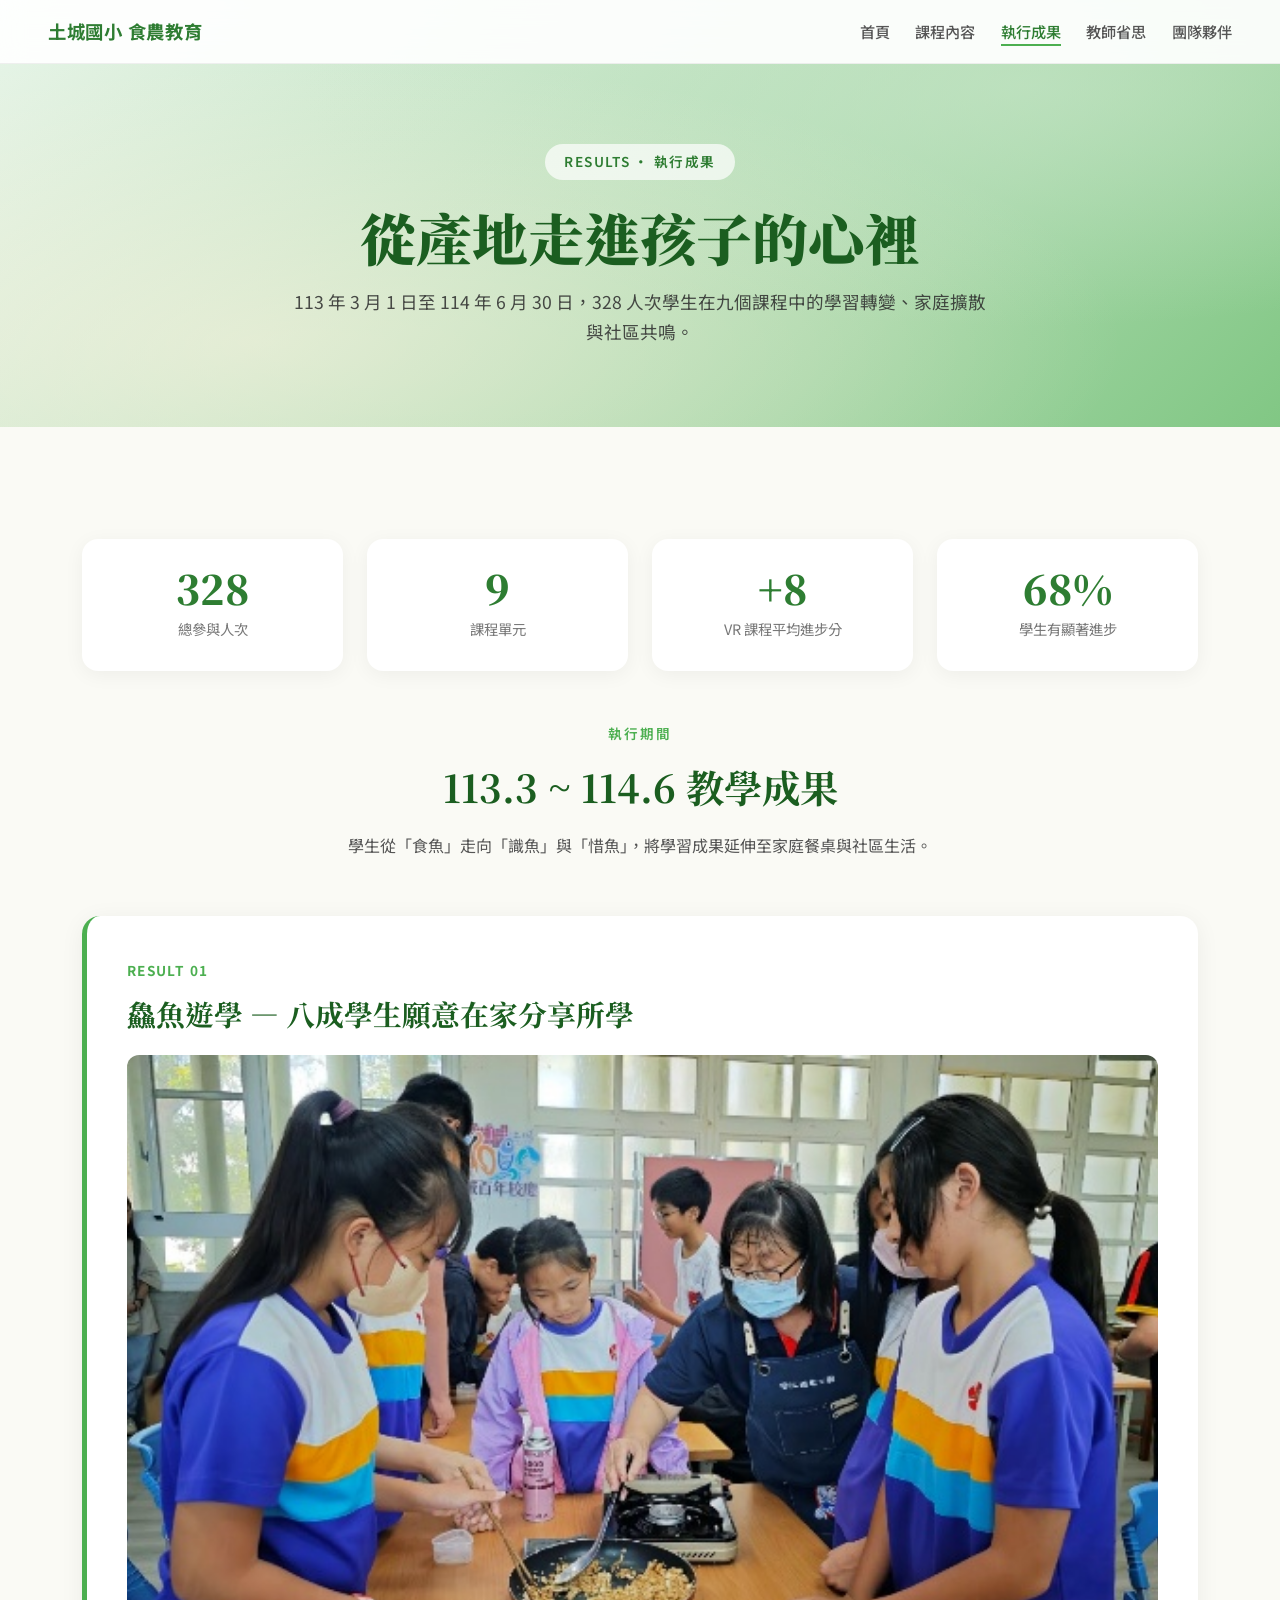
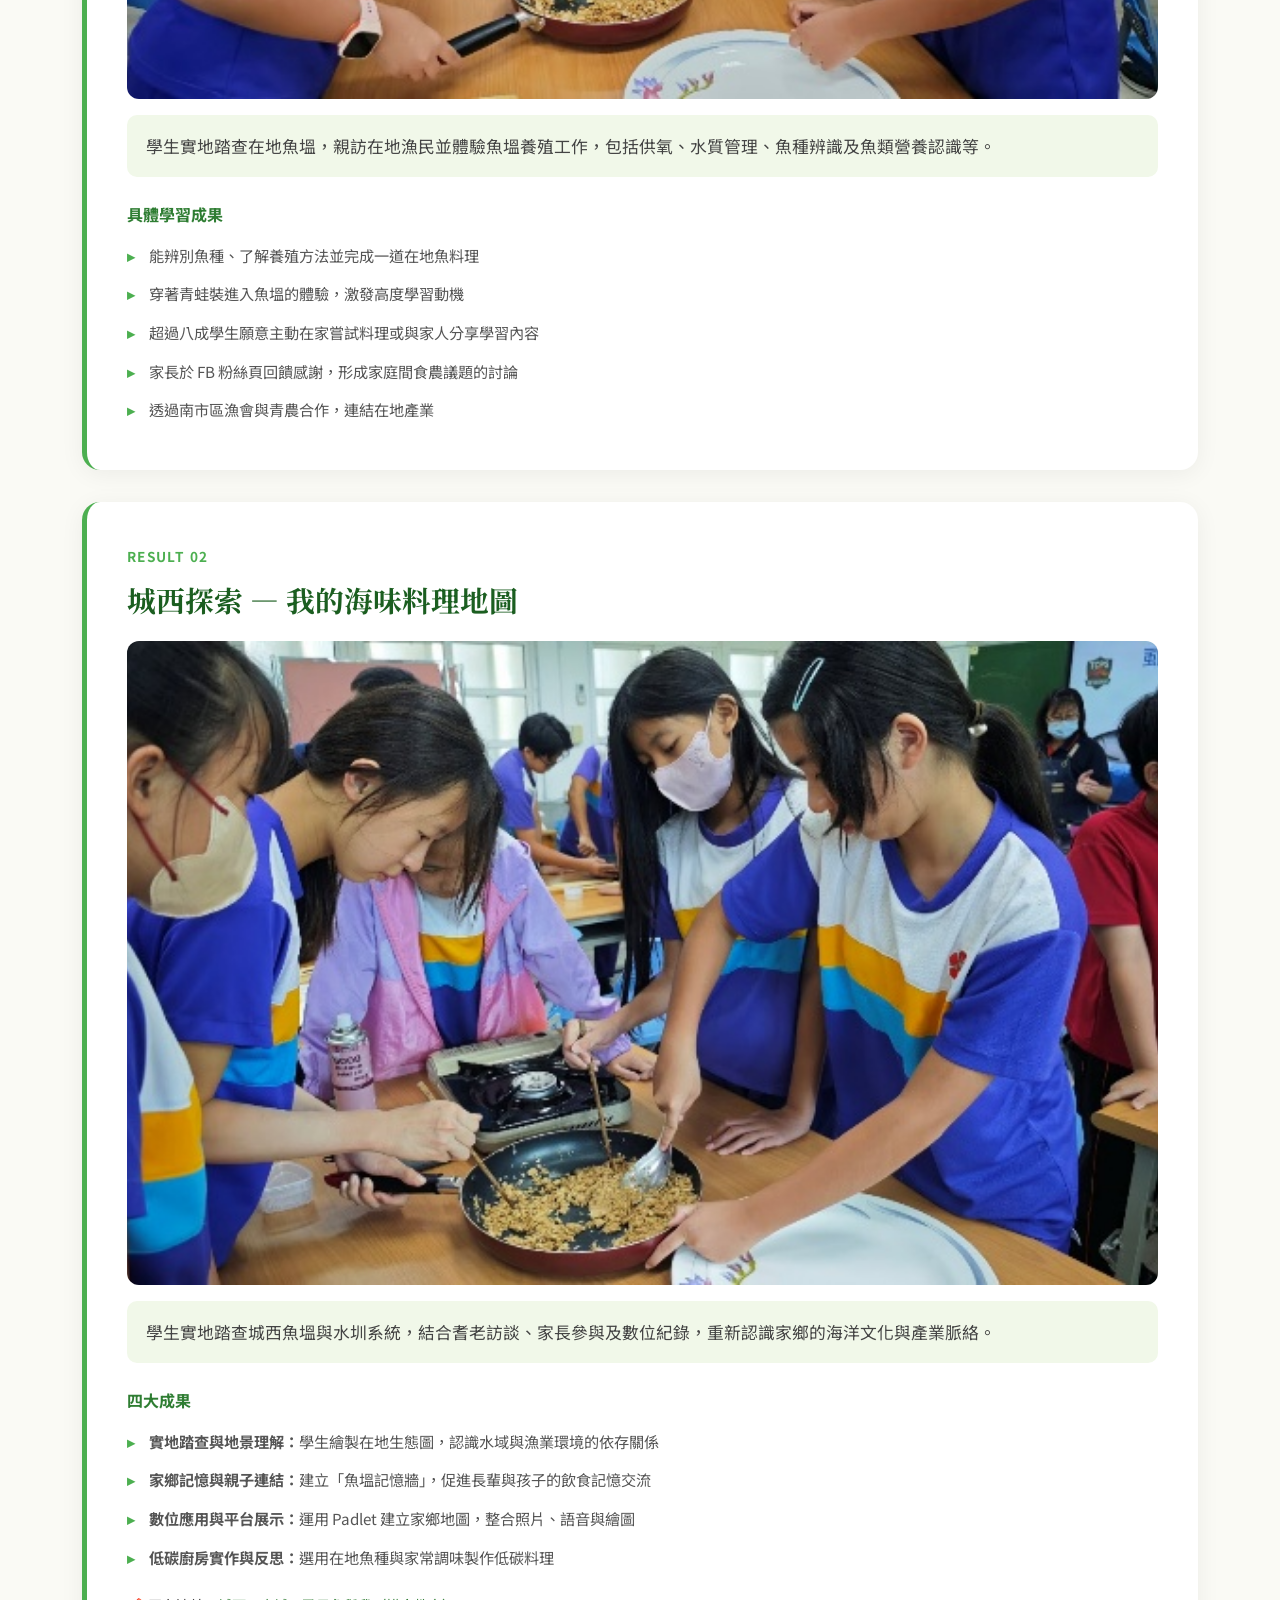
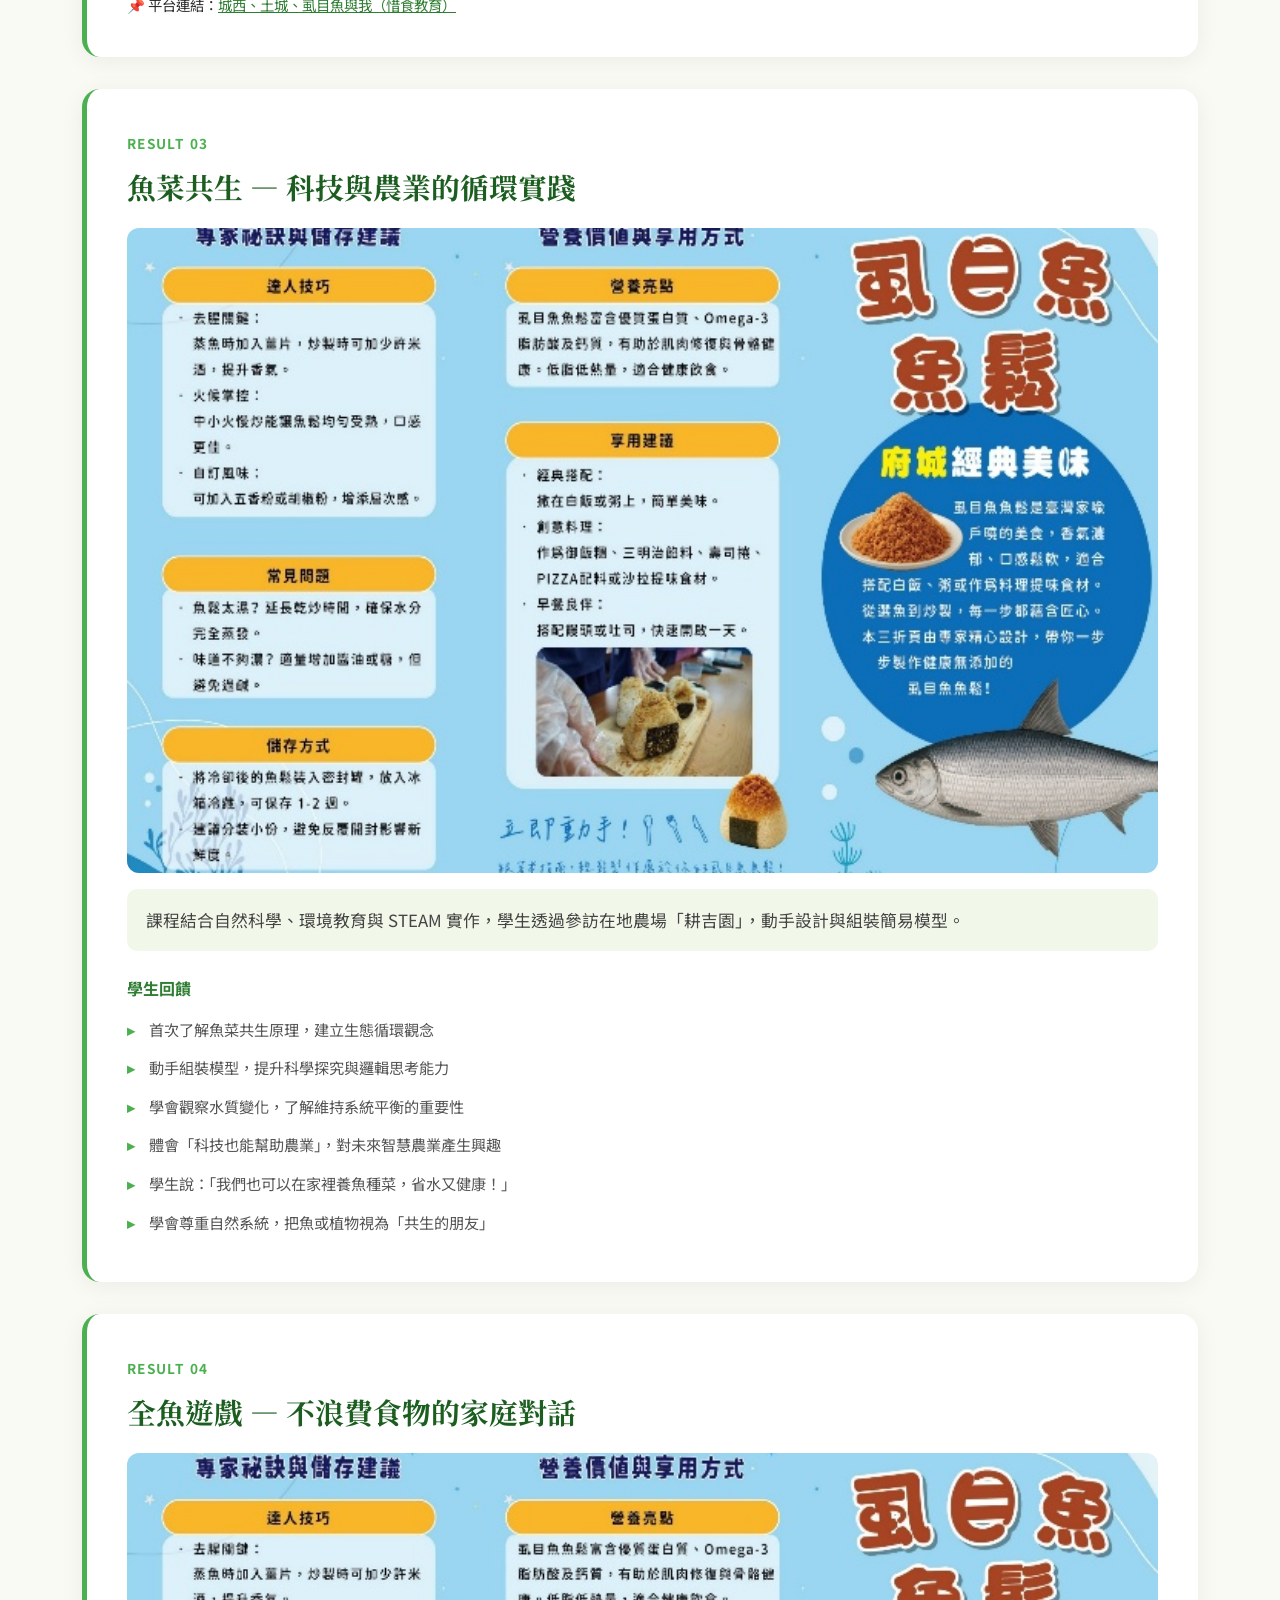
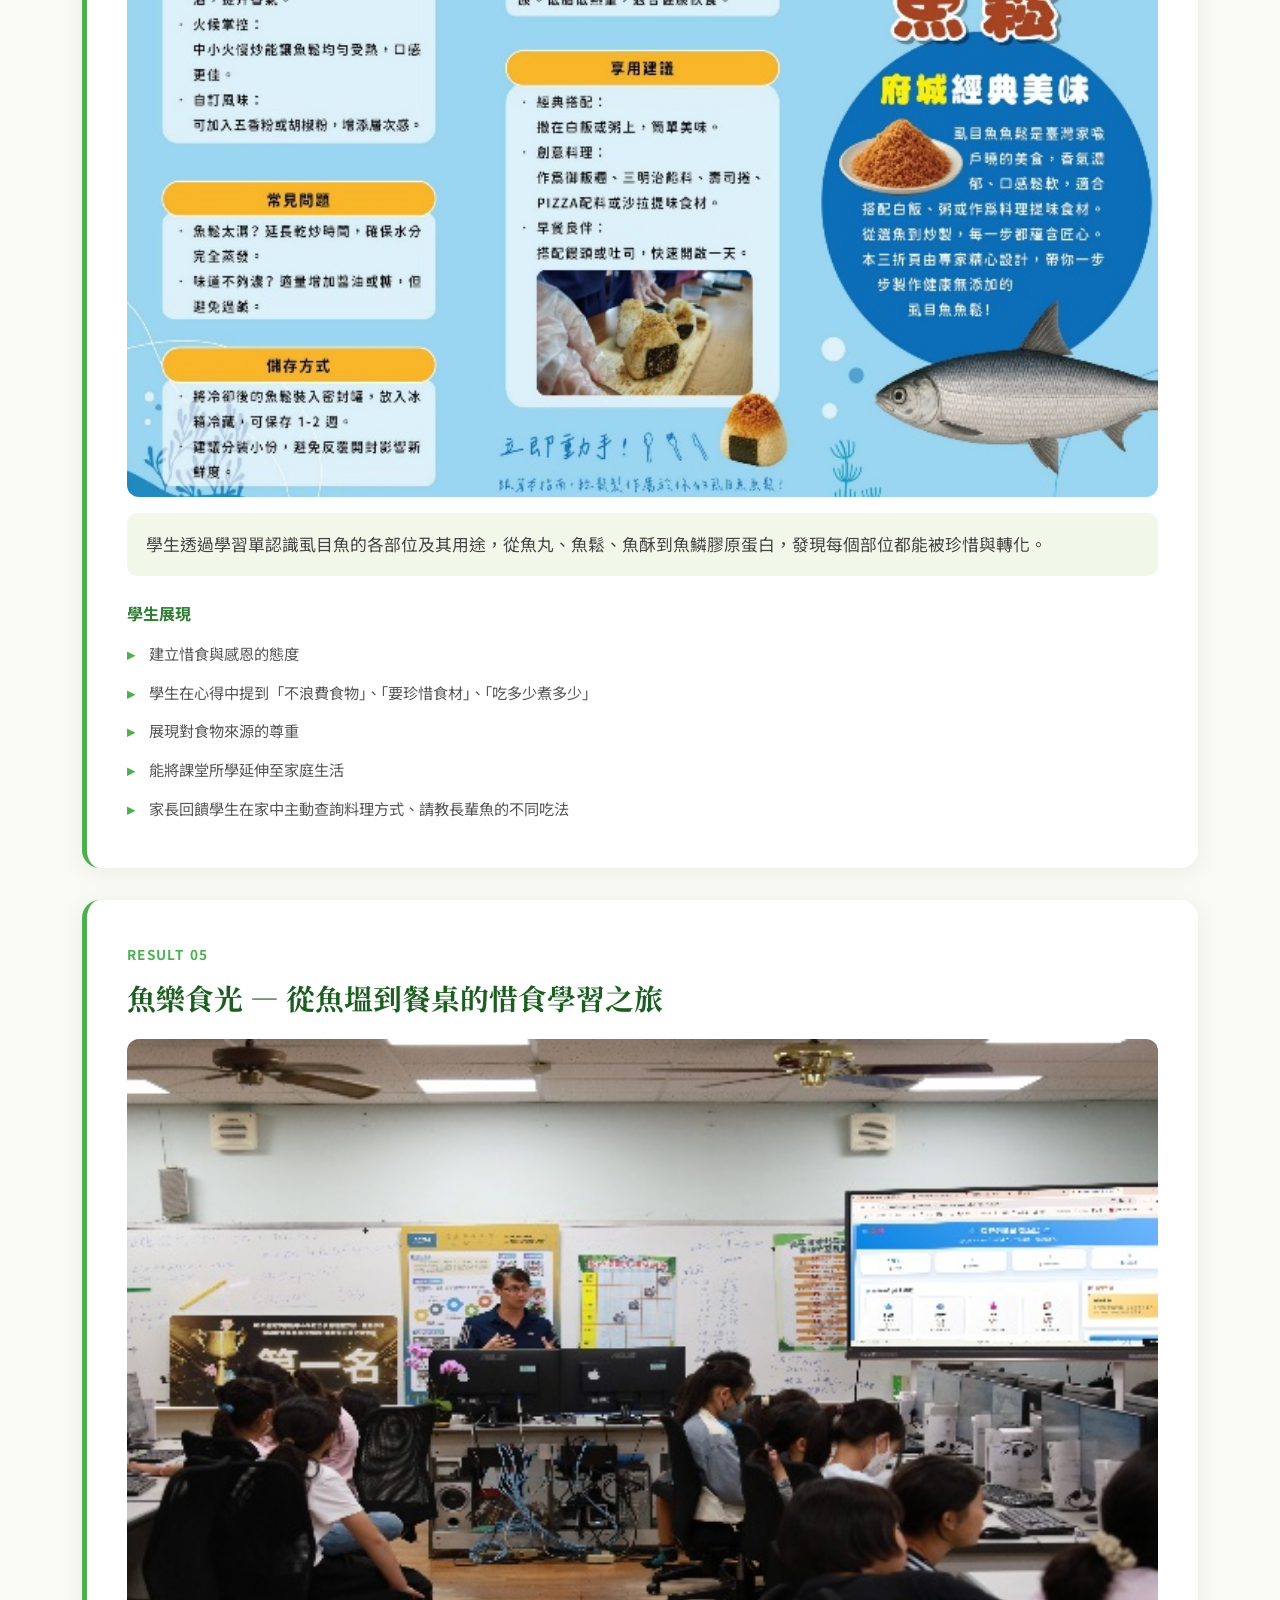
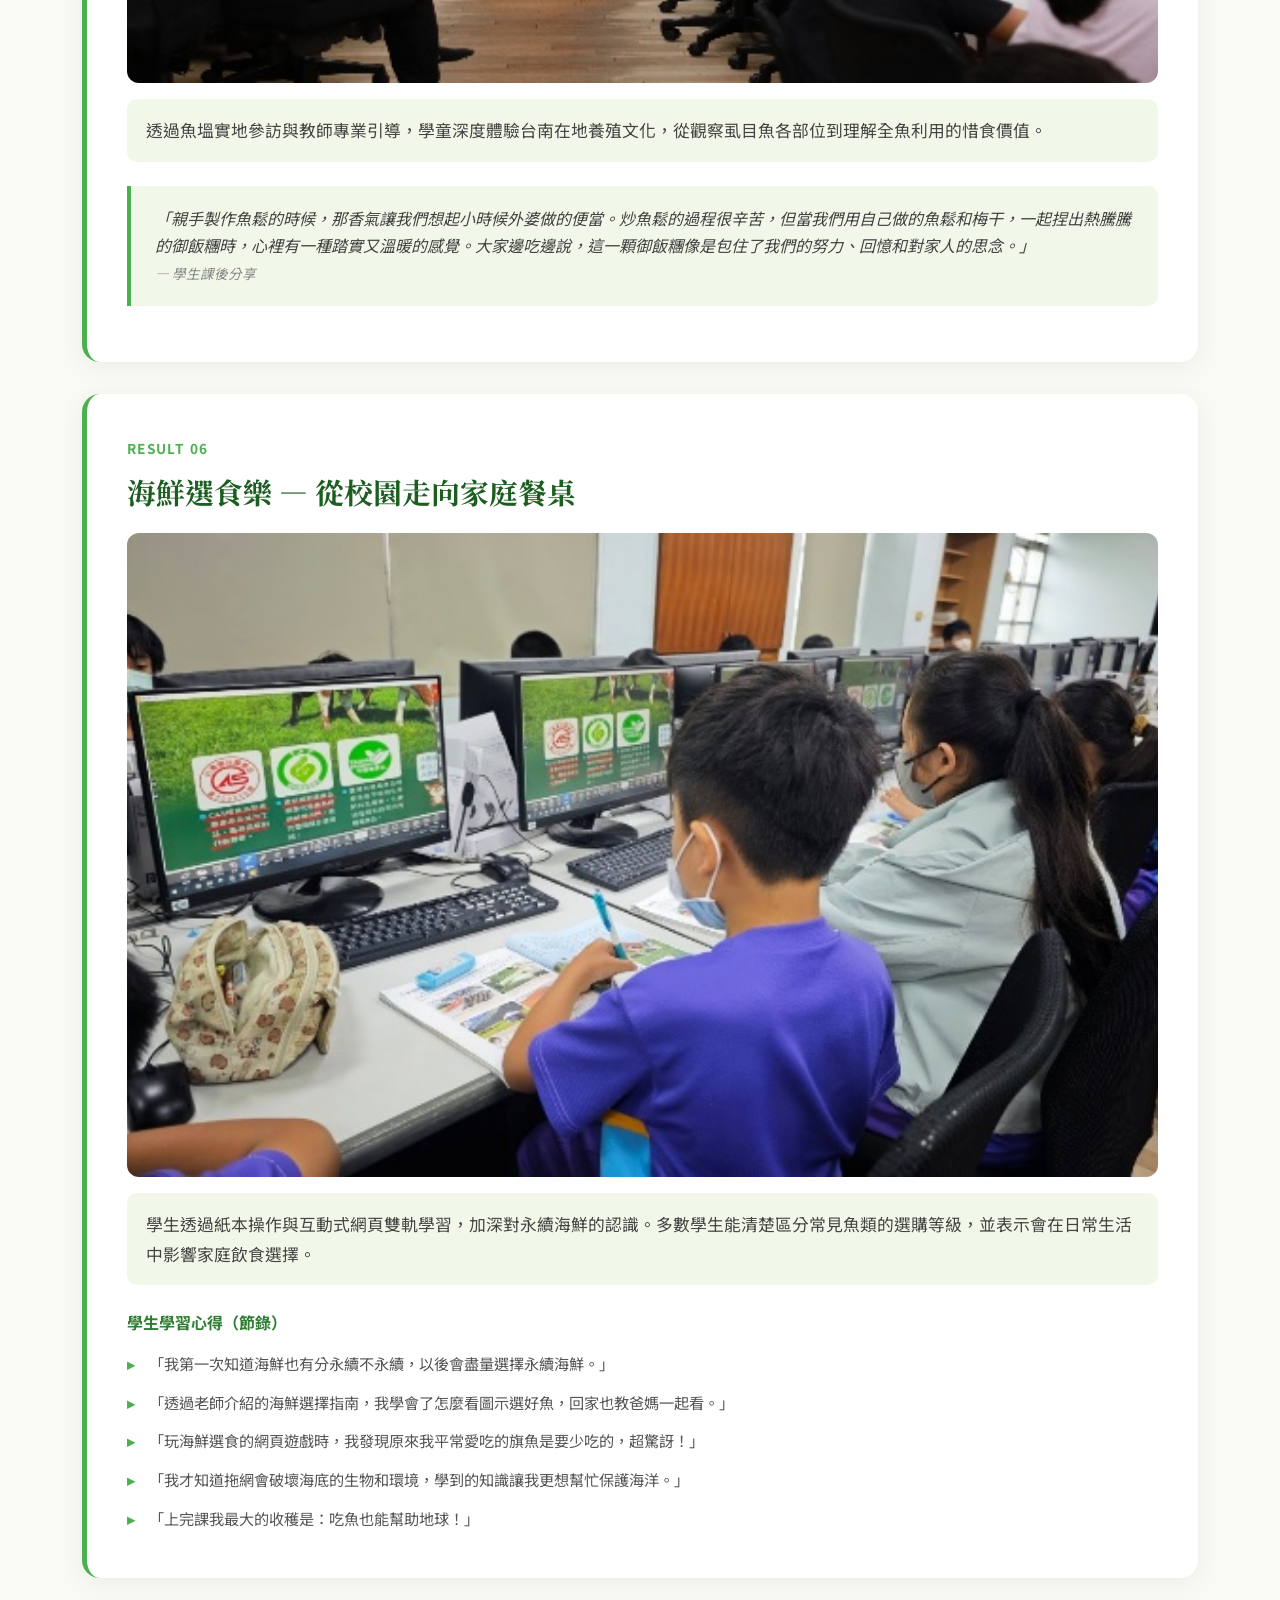
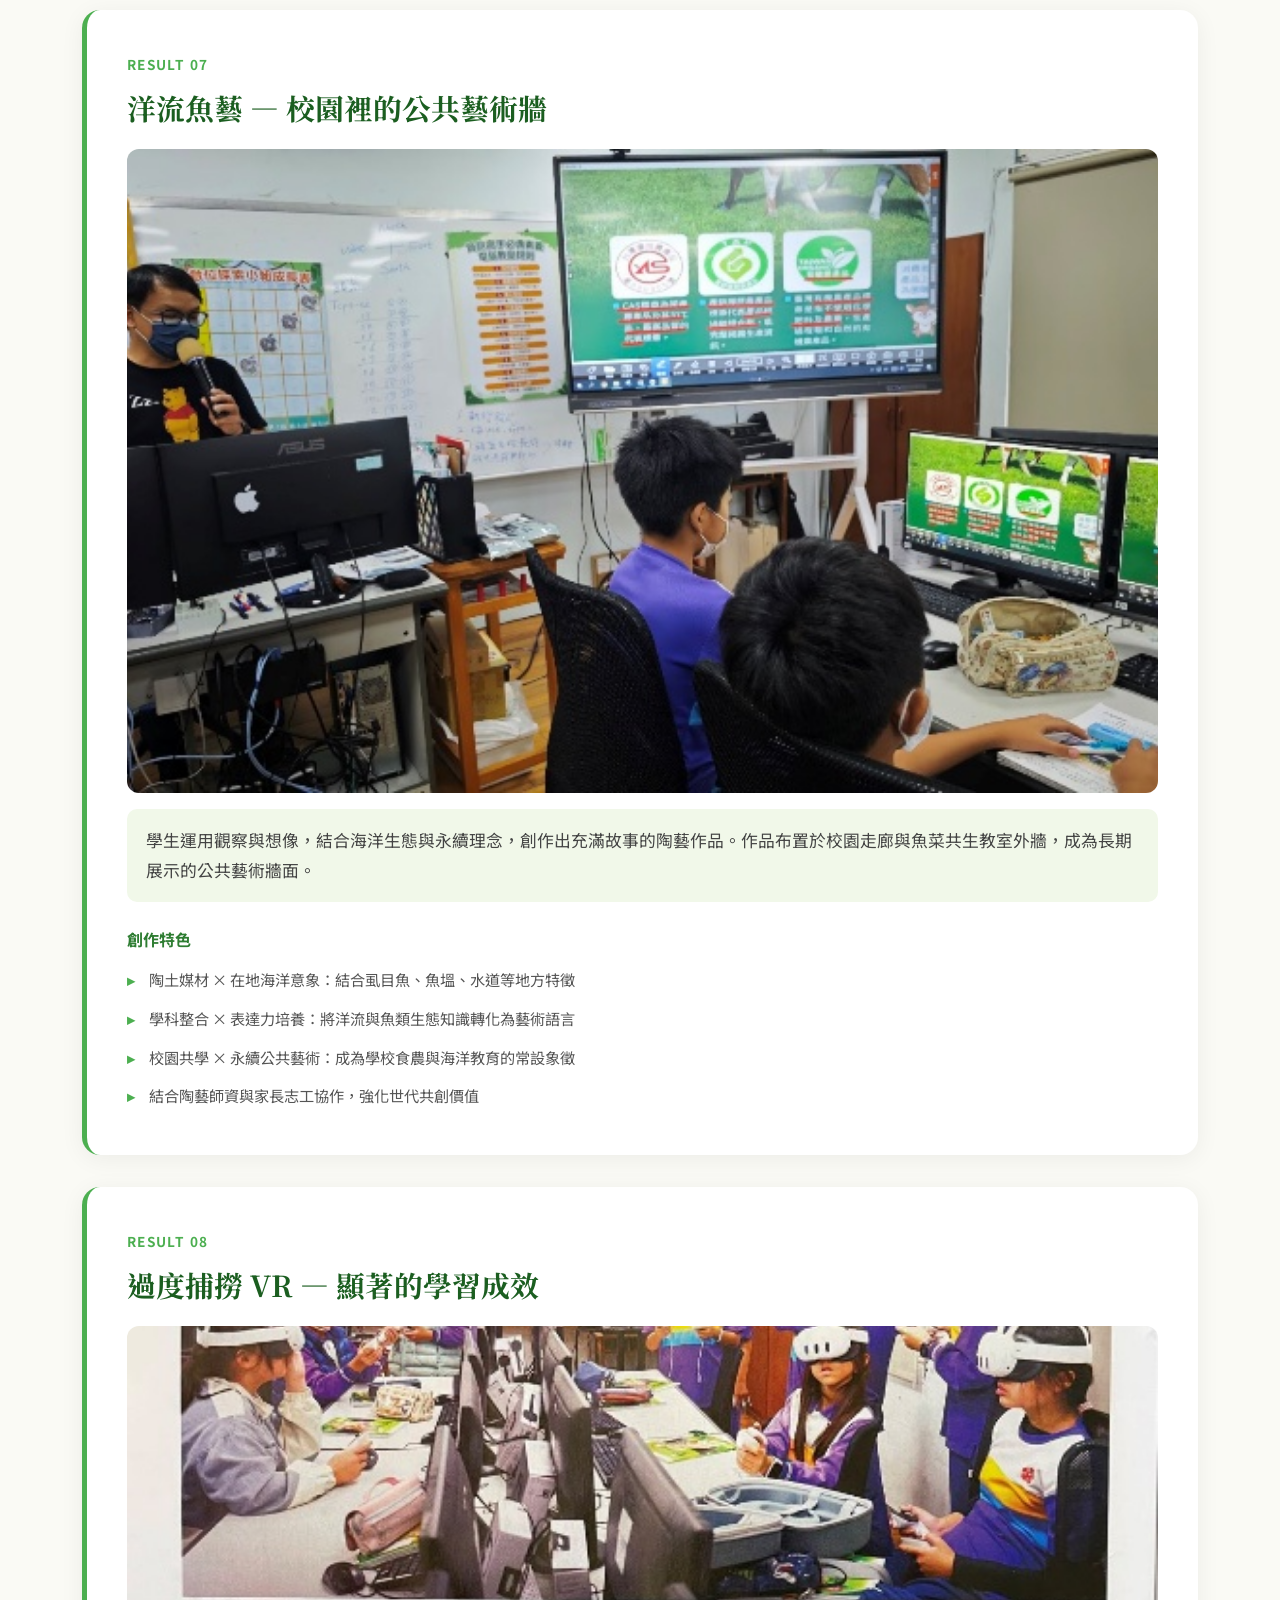
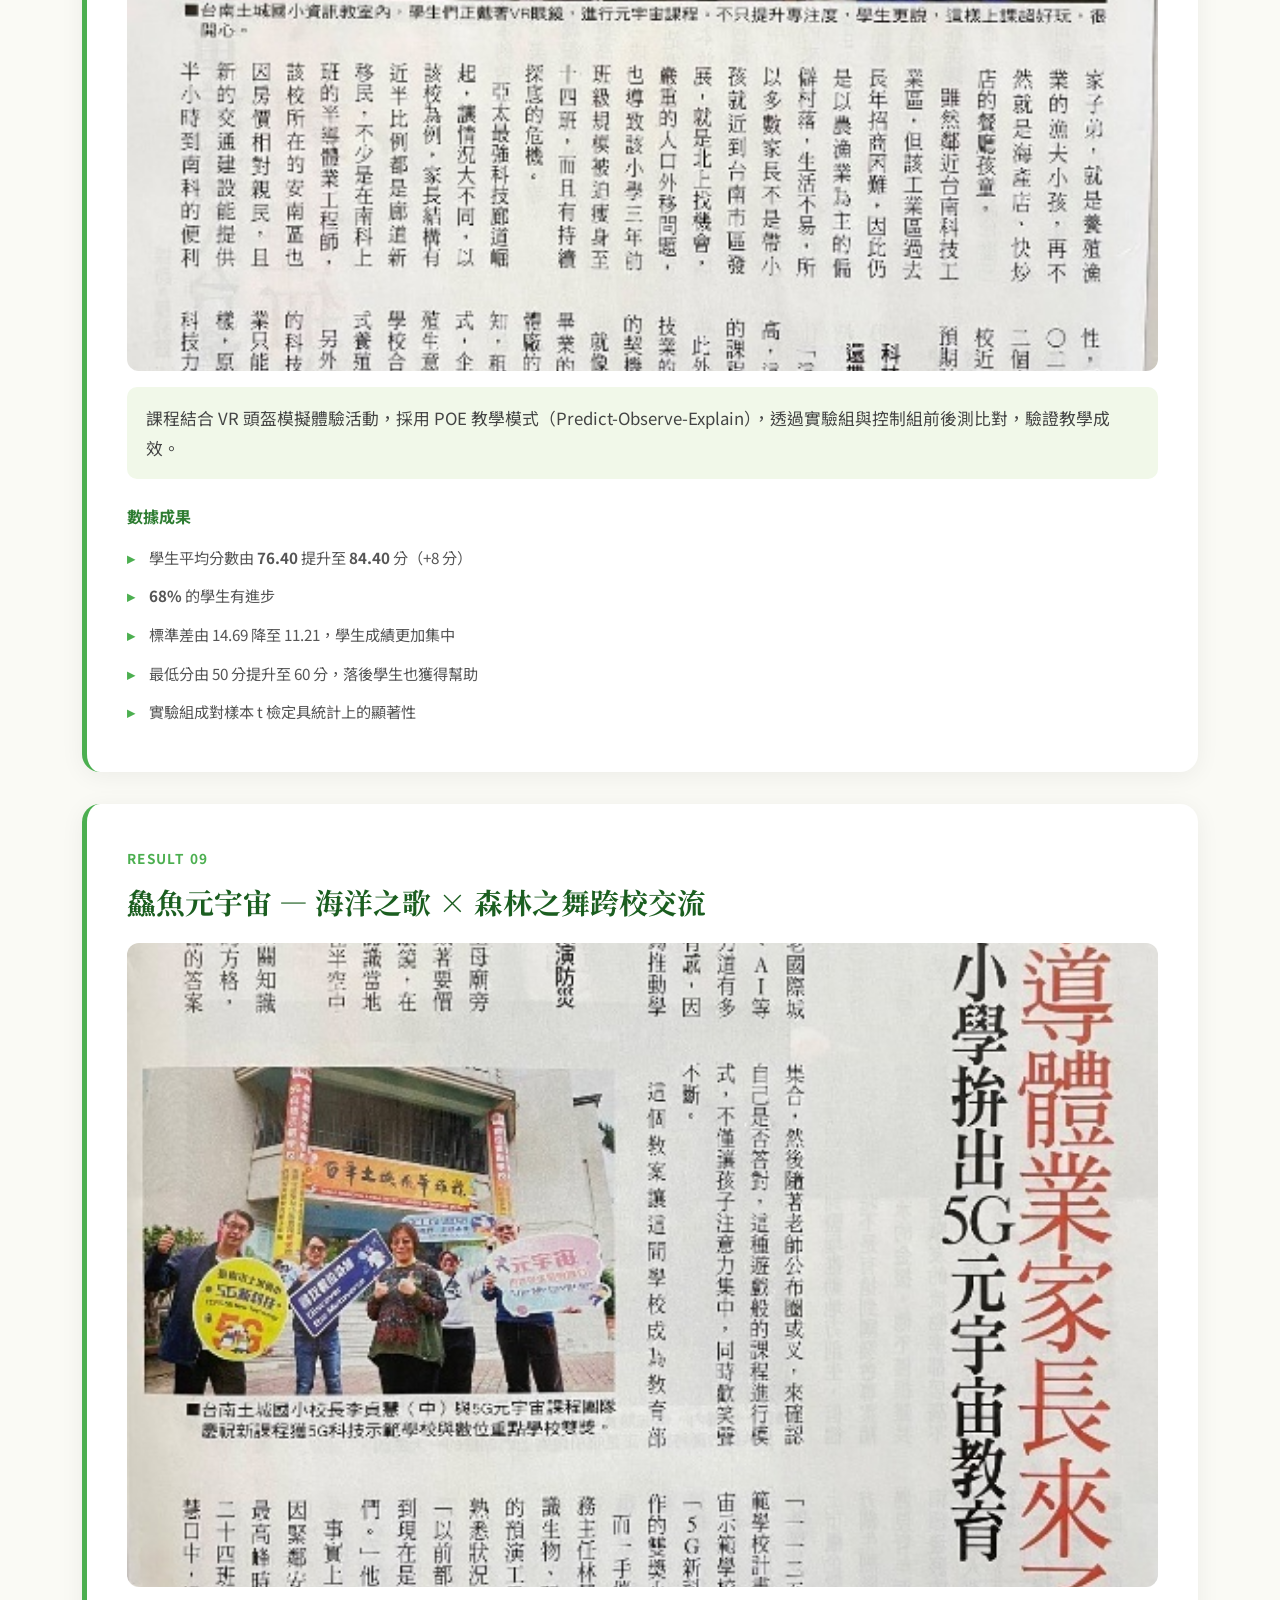
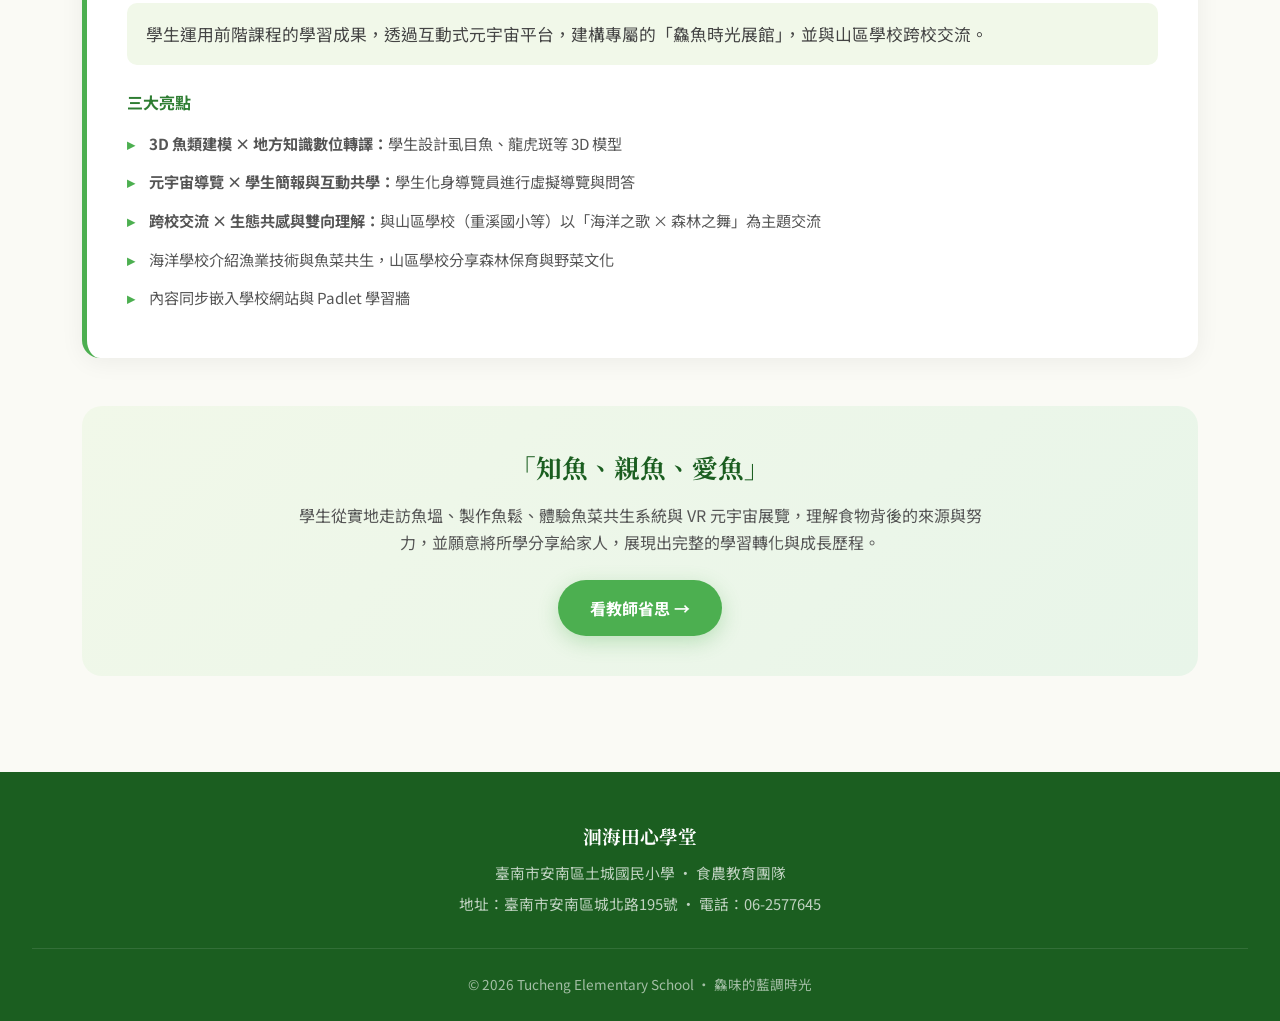
<file: results.html>
<!DOCTYPE html>
<html lang="zh-Hant">
<head>
  <meta charset="UTF-8">
  <meta name="viewport" content="width=device-width, initial-scale=1.0">
  <title>執行成果｜鱻味的藍調時光 — 土城國小食農教育</title>
  <link rel="preconnect" href="https://fonts.googleapis.com">
  <link href="https://fonts.googleapis.com/css2?family=Noto+Sans+TC:wght@300;400;500;700;900&family=Noto+Serif+TC:wght@400;700;900&display=swap" rel="stylesheet">
  <link rel="stylesheet" href="assets/style.css">
</head>
<body>

  <!-- Navbar -->
  <nav class="navbar">
    <a href="index.html" class="nav-brand">土城國小 食農教育</a>
    <ul class="nav-links" id="navLinks">
      <li><a href="index.html">首頁</a></li>
      <li><a href="curriculum.html">課程內容</a></li>
      <li><a href="results.html" class="active">執行成果</a></li>
      <li><a href="reflections.html">教師省思</a></li>
      <li><a href="team.html">團隊夥伴</a></li>
    </ul>
    <button class="hamburger" id="hamburger" aria-label="選單"><span></span><span></span><span></span></button>
  </nav>

  <!-- Page hero -->
  <header class="page-hero">
    <div class="page-hero-content">
      <span class="label">RESULTS · 執行成果</span>
      <h1>從產地走進孩子的心裡</h1>
      <p>113 年 3 月 1 日至 114 年 6 月 30 日，328 人次學生在九個課程中的學習轉變、家庭擴散與社區共鳴。</p>
    </div>
  </header>

  <!-- Stats -->
  <section class="section">
    <div class="container">
      <div class="stats-row fade-up">
        <div class="stat-box"><div class="num">328</div><div class="lbl">總參與人次</div></div>
        <div class="stat-box"><div class="num">9</div><div class="lbl">課程單元</div></div>
        <div class="stat-box"><div class="num">+8</div><div class="lbl">VR 課程平均進步分</div></div>
        <div class="stat-box"><div class="num">68%</div><div class="lbl">學生有顯著進步</div></div>
      </div>

      <div class="section-header fade-up">
        <span class="label">執行期間</span>
        <h2>113.3 ~ 114.6 教學成果</h2>
        <p>學生從「食魚」走向「識魚」與「惜魚」，將學習成果延伸至家庭餐桌與社區生活。</p>
      </div>

      <!-- Result 1 -->
      <article class="lesson-detail fade-up">
        <span class="num">RESULT 01</span>
        <h2>鱻魚遊學 — 八成學生願意在家分享所學</h2>
        <img class="lesson-photo" src="images/image92.jpeg" alt="鱻魚遊學成果">
        <p class="summary">學生實地踏查在地魚塭，親訪在地漁民並體驗魚塭養殖工作，包括供氧、水質管理、魚種辨識及魚類營養認識等。</p>
        <h4>具體學習成果</h4>
        <ul>
          <li>能辨別魚種、了解養殖方法並完成一道在地魚料理</li>
          <li>穿著青蛙裝進入魚塭的體驗，激發高度學習動機</li>
          <li>超過八成學生願意主動在家嘗試料理或與家人分享學習內容</li>
          <li>家長於 FB 粉絲頁回饋感謝，形成家庭間食農議題的討論</li>
          <li>透過南市區漁會與青農合作，連結在地產業</li>
        </ul>
      </article>

      <!-- Result 2 -->
      <article class="lesson-detail fade-up">
        <span class="num">RESULT 02</span>
        <h2>城西探索 — 我的海味料理地圖</h2>
        <img class="lesson-photo" src="images/image93.jpeg" alt="城西探索">
        <p class="summary">學生實地踏查城西魚塭與水圳系統，結合耆老訪談、家長參與及數位紀錄，重新認識家鄉的海洋文化與產業脈絡。</p>
        <h4>四大成果</h4>
        <ul>
          <li><strong>實地踏查與地景理解：</strong>學生繪製在地生態圖，認識水域與漁業環境的依存關係</li>
          <li><strong>家鄉記憶與親子連結：</strong>建立「魚塭記憶牆」，促進長輩與孩子的飲食記憶交流</li>
          <li><strong>數位應用與平台展示：</strong>運用 Padlet 建立家鄉地圖，整合照片、語音與繪圖</li>
          <li><strong>低碳廚房實作與反思：</strong>選用在地魚種與家常調味製作低碳料理</li>
        </ul>
        <p style="margin-top:1rem; font-size:0.9rem;">📌 平台連結：<a href="https://padlet.com/tnmidori/padlet-ajm5d1by555sbk0r" target="_blank" rel="noopener" style="color:#2e7d32;text-decoration:underline">城西、土城、虱目魚與我（惜食教育）</a></p>
      </article>

      <!-- Result 3 -->
      <article class="lesson-detail fade-up">
        <span class="num">RESULT 03</span>
        <h2>魚菜共生 — 科技與農業的循環實踐</h2>
        <img class="lesson-photo" src="images/image95.jpeg" alt="魚菜共生">
        <p class="summary">課程結合自然科學、環境教育與 STEAM 實作，學生透過參訪在地農場「耕吉園」，動手設計與組裝簡易模型。</p>
        <h4>學生回饋</h4>
        <ul>
          <li>首次了解魚菜共生原理，建立生態循環觀念</li>
          <li>動手組裝模型，提升科學探究與邏輯思考能力</li>
          <li>學會觀察水質變化，了解維持系統平衡的重要性</li>
          <li>體會「科技也能幫助農業」，對未來智慧農業產生興趣</li>
          <li>學生說：「我們也可以在家裡養魚種菜，省水又健康！」</li>
          <li>學會尊重自然系統，把魚或植物視為「共生的朋友」</li>
        </ul>
      </article>

      <!-- Result 4 -->
      <article class="lesson-detail fade-up">
        <span class="num">RESULT 04</span>
        <h2>全魚遊戲 — 不浪費食物的家庭對話</h2>
        <img class="lesson-photo" src="images/image96.jpeg" alt="全魚遊戲">
        <p class="summary">學生透過學習單認識虱目魚的各部位及其用途，從魚丸、魚鬆、魚酥到魚鱗膠原蛋白，發現每個部位都能被珍惜與轉化。</p>
        <h4>學生展現</h4>
        <ul>
          <li>建立惜食與感恩的態度</li>
          <li>學生在心得中提到「不浪費食物」、「要珍惜食材」、「吃多少煮多少」</li>
          <li>展現對食物來源的尊重</li>
          <li>能將課堂所學延伸至家庭生活</li>
          <li>家長回饋學生在家中主動查詢料理方式、請教長輩魚的不同吃法</li>
        </ul>
      </article>

      <!-- Result 5 -->
      <article class="lesson-detail fade-up">
        <span class="num">RESULT 05</span>
        <h2>魚樂食光 — 從魚塭到餐桌的惜食學習之旅</h2>
        <img class="lesson-photo" src="images/image98.jpeg" alt="魚樂食光">
        <p class="summary">透過魚塭實地參訪與教師專業引導，學童深度體驗台南在地養殖文化，從觀察虱目魚各部位到理解全魚利用的惜食價值。</p>
        <blockquote style="background:#f1f8e9; padding:1.2rem 1.5rem; border-left:4px solid #4caf50; margin:1rem 0; border-radius:0 10px 10px 0; color:#444; font-style:italic;">
          「親手製作魚鬆的時候，那香氣讓我們想起小時候外婆做的便當。炒魚鬆的過程很辛苦，但當我們用自己做的魚鬆和梅干，一起捏出熱騰騰的御飯糰時，心裡有一種踏實又溫暖的感覺。大家邊吃邊說，這一顆御飯糰像是包住了我們的努力、回憶和對家人的思念。」
          <br><span style="font-size:0.85rem; color:#888;">— 學生課後分享</span>
        </blockquote>
      </article>

      <!-- Result 6 -->
      <article class="lesson-detail fade-up">
        <span class="num">RESULT 06</span>
        <h2>海鮮選食樂 — 從校園走向家庭餐桌</h2>
        <img class="lesson-photo" src="images/image99.jpeg" alt="海鮮選食樂">
        <p class="summary">學生透過紙本操作與互動式網頁雙軌學習，加深對永續海鮮的認識。多數學生能清楚區分常見魚類的選購等級，並表示會在日常生活中影響家庭飲食選擇。</p>
        <h4>學生學習心得（節錄）</h4>
        <ul>
          <li>「我第一次知道海鮮也有分永續不永續，以後會盡量選擇永續海鮮。」</li>
          <li>「透過老師介紹的海鮮選擇指南，我學會了怎麼看圖示選好魚，回家也教爸媽一起看。」</li>
          <li>「玩海鮮選食的網頁遊戲時，我發現原來我平常愛吃的旗魚是要少吃的，超驚訝！」</li>
          <li>「我才知道拖網會破壞海底的生物和環境，學到的知識讓我更想幫忙保護海洋。」</li>
          <li>「上完課我最大的收穫是：吃魚也能幫助地球！」</li>
        </ul>
      </article>

      <!-- Result 7 -->
      <article class="lesson-detail fade-up">
        <span class="num">RESULT 07</span>
        <h2>洋流魚藝 — 校園裡的公共藝術牆</h2>
        <img class="lesson-photo" src="images/image100.jpeg" alt="洋流魚藝">
        <p class="summary">學生運用觀察與想像，結合海洋生態與永續理念，創作出充滿故事的陶藝作品。作品布置於校園走廊與魚菜共生教室外牆，成為長期展示的公共藝術牆面。</p>
        <h4>創作特色</h4>
        <ul>
          <li>陶土媒材 × 在地海洋意象：結合虱目魚、魚塭、水道等地方特徵</li>
          <li>學科整合 × 表達力培養：將洋流與魚類生態知識轉化為藝術語言</li>
          <li>校園共學 × 永續公共藝術：成為學校食農與海洋教育的常設象徵</li>
          <li>結合陶藝師資與家長志工協作，強化世代共創價值</li>
        </ul>
      </article>

      <!-- Result 8 -->
      <article class="lesson-detail fade-up">
        <span class="num">RESULT 08</span>
        <h2>過度捕撈 VR — 顯著的學習成效</h2>
        <img class="lesson-photo" src="images/image111.jpeg" alt="VR體驗">
        <p class="summary">課程結合 VR 頭盔模擬體驗活動，採用 POE 教學模式（Predict-Observe-Explain），透過實驗組與控制組前後測比對，驗證教學成效。</p>
        <h4>數據成果</h4>
        <ul>
          <li>學生平均分數由 <strong>76.40</strong> 提升至 <strong>84.40</strong> 分（+8 分）</li>
          <li><strong>68%</strong> 的學生有進步</li>
          <li>標準差由 14.69 降至 11.21，學生成績更加集中</li>
          <li>最低分由 50 分提升至 60 分，落後學生也獲得幫助</li>
          <li>實驗組成對樣本 t 檢定具統計上的顯著性</li>
        </ul>
      </article>

      <!-- Result 9 -->
      <article class="lesson-detail fade-up">
        <span class="num">RESULT 09</span>
        <h2>鱻魚元宇宙 — 海洋之歌 × 森林之舞跨校交流</h2>
        <img class="lesson-photo" src="images/image112.jpeg" alt="元宇宙">
        <p class="summary">學生運用前階課程的學習成果，透過互動式元宇宙平台，建構專屬的「鱻魚時光展館」，並與山區學校跨校交流。</p>
        <h4>三大亮點</h4>
        <ul>
          <li><strong>3D 魚類建模 × 地方知識數位轉譯：</strong>學生設計虱目魚、龍虎斑等 3D 模型</li>
          <li><strong>元宇宙導覽 × 學生簡報與互動共學：</strong>學生化身導覽員進行虛擬導覽與問答</li>
          <li><strong>跨校交流 × 生態共感與雙向理解：</strong>與山區學校（重溪國小等）以「海洋之歌 × 森林之舞」為主題交流</li>
          <li>海洋學校介紹漁業技術與魚菜共生，山區學校分享森林保育與野菜文化</li>
          <li>內容同步嵌入學校網站與 Padlet 學習牆</li>
        </ul>
      </article>

      <!-- Closing -->
      <div style="text-align:center; margin:3rem 0 1rem; padding:2.5rem; background:linear-gradient(135deg, #f1f8e9, #e8f5e9); border-radius:20px;" class="fade-up">
        <h3 style="color:#1b5e20; font-family:'Noto Serif TC',serif; font-size:1.6rem; margin-bottom:0.8rem;">「知魚、親魚、愛魚」</h3>
        <p style="color:#555; max-width:700px; margin:0 auto;">學生從實地走訪魚塭、製作魚鬆、體驗魚菜共生系統與 VR 元宇宙展覽，理解食物背後的來源與努力，並願意將所學分享給家人，展現出完整的學習轉化與成長歷程。</p>
        <div style="margin-top:1.5rem;">
          <a href="reflections.html" style="display:inline-block; padding:0.9rem 2rem; background:#4caf50; color:#fff; border-radius:999px; font-weight:700; box-shadow:0 6px 20px rgba(76,175,80,0.3);">看教師省思 →</a>
        </div>
      </div>
    </div>
  </section>

  <footer class="footer">
    <h3>洄海田心學堂</h3>
    <p>臺南市安南區土城國民小學 · 食農教育團隊</p>
    <p>地址：臺南市安南區城北路195號 · 電話：06-2577645</p>
    <div class="footer-bottom">© 2026 Tucheng Elementary School · 鱻味的藍調時光</div>
  </footer>

  <script>
    const navbar = document.querySelector('.navbar');
    window.addEventListener('scroll', () => navbar.classList.toggle('scrolled', window.scrollY > 50));
    const hamburger = document.getElementById('hamburger');
    const navLinks = document.getElementById('navLinks');
    hamburger.addEventListener('click', () => navLinks.classList.toggle('open'));
    navLinks.querySelectorAll('a').forEach(l => l.addEventListener('click', () => navLinks.classList.remove('open')));
    const observer = new IntersectionObserver((entries) => {
      entries.forEach(e => { if (e.isIntersecting) e.target.classList.add('visible'); });
    }, { threshold: 0.1 });
    document.querySelectorAll('.fade-up').forEach(el => observer.observe(el));
  </script>
</body>
</html>
</file>
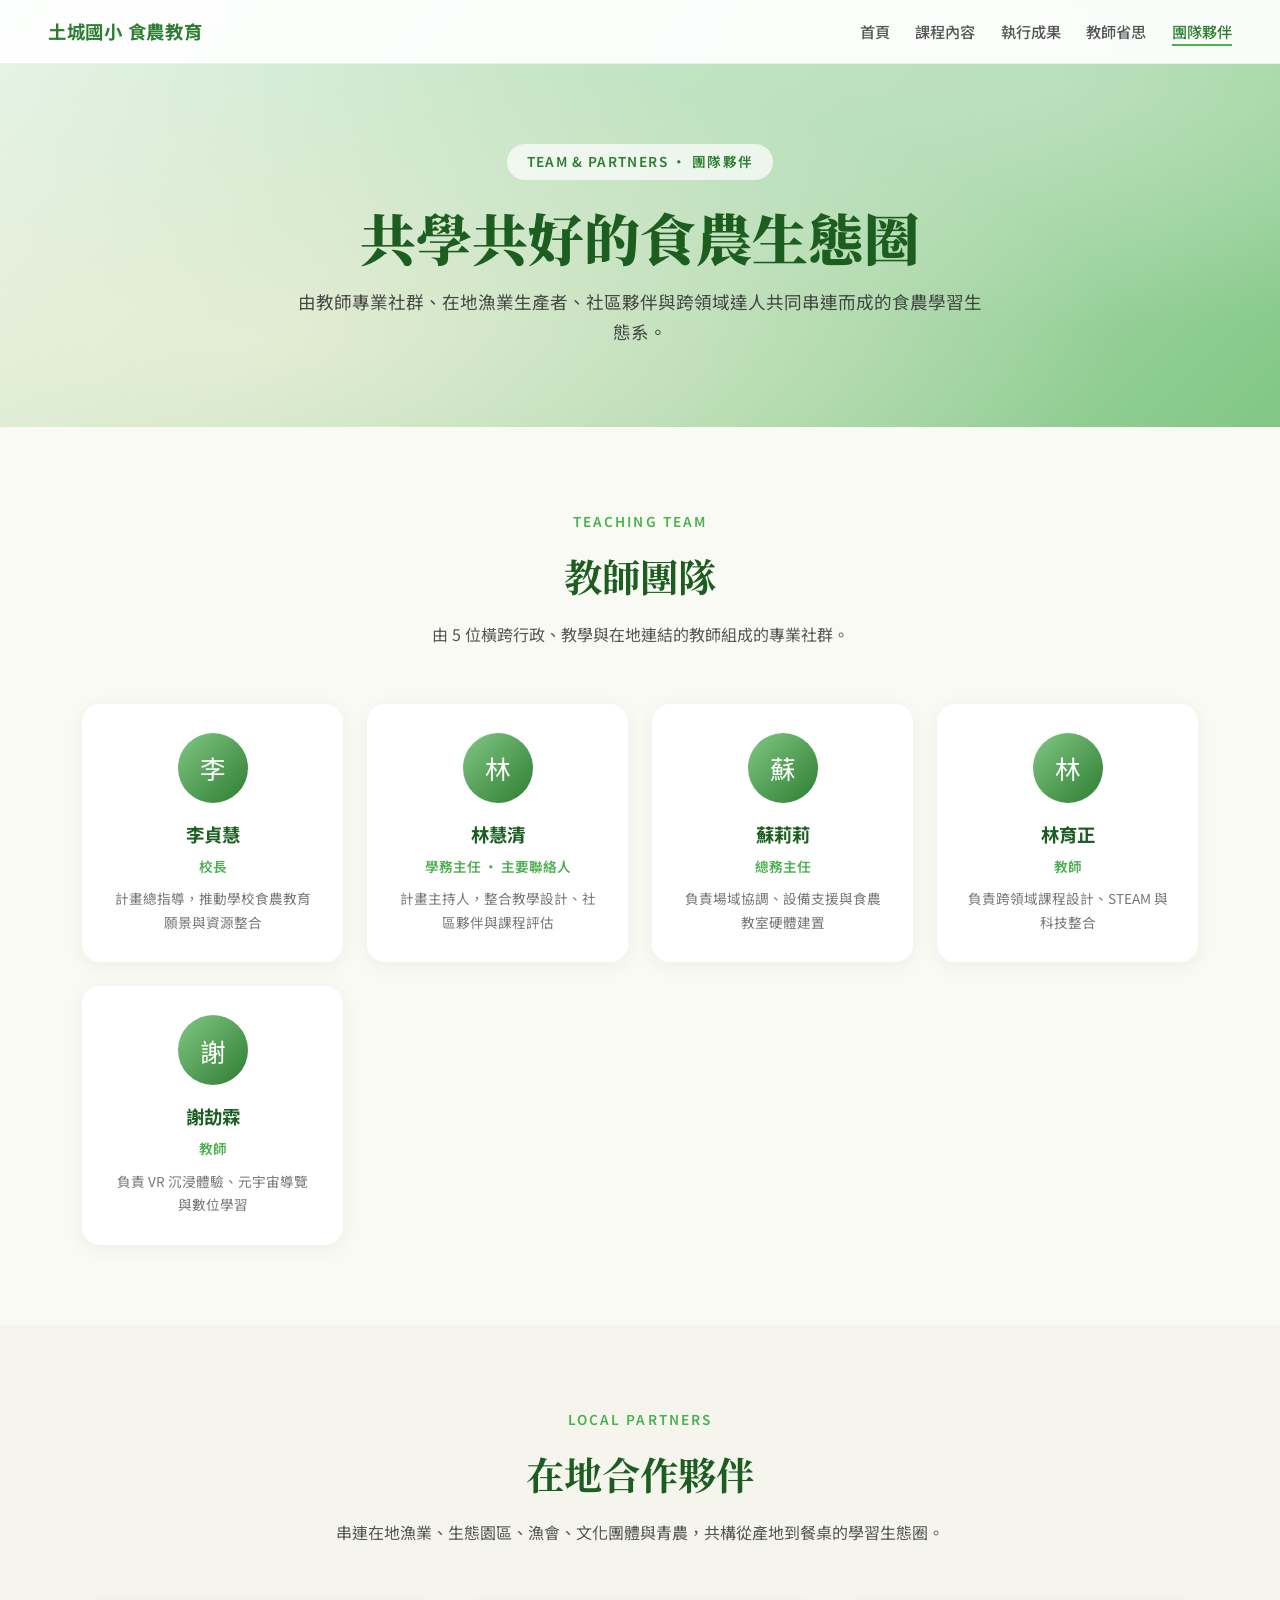
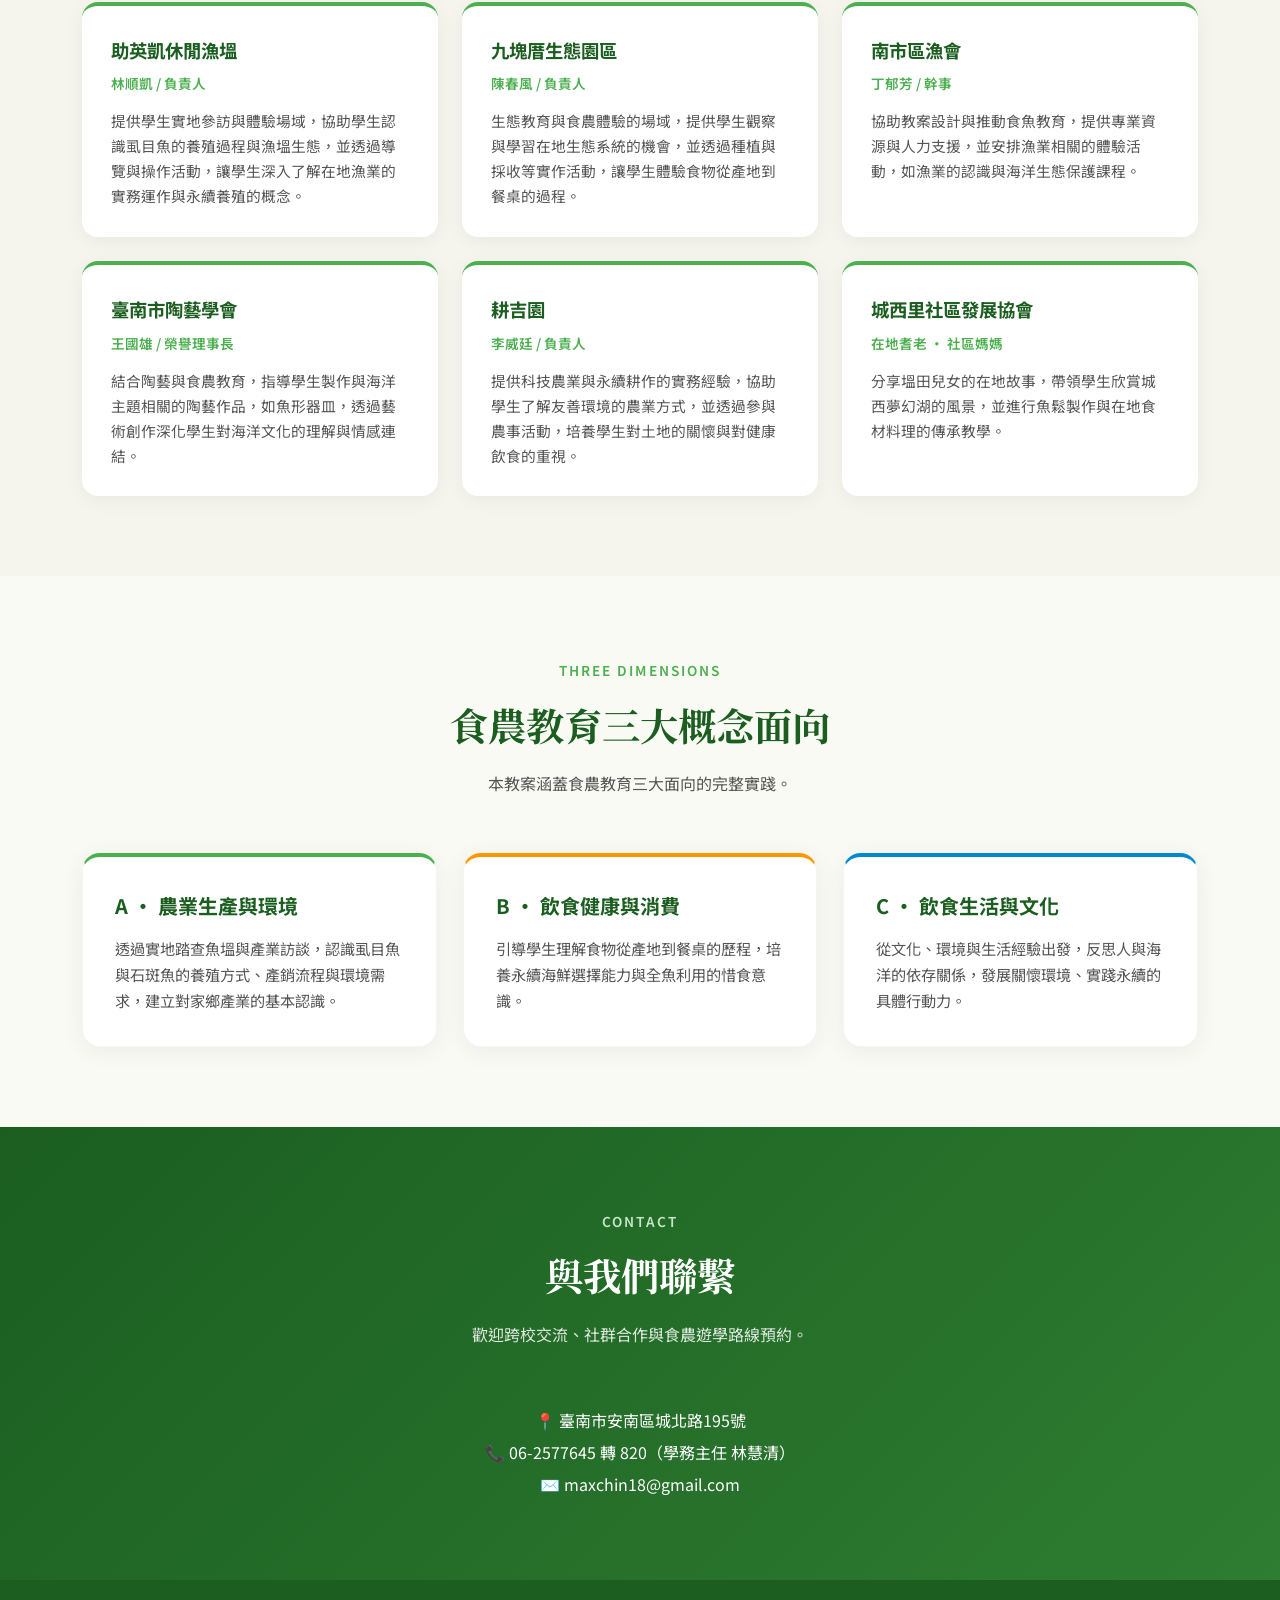
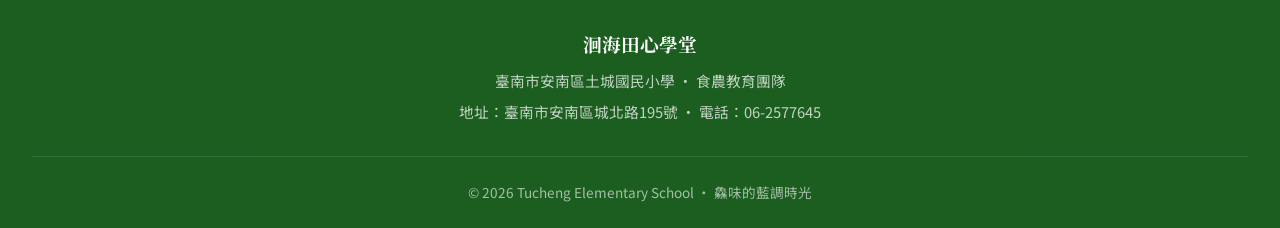
<file: team.html>
<!DOCTYPE html>
<html lang="zh-Hant">
<head>
  <meta charset="UTF-8">
  <meta name="viewport" content="width=device-width, initial-scale=1.0">
  <title>團隊夥伴｜鱻味的藍調時光 — 土城國小食農教育</title>
  <link rel="preconnect" href="https://fonts.googleapis.com">
  <link href="https://fonts.googleapis.com/css2?family=Noto+Sans+TC:wght@300;400;500;700;900&family=Noto+Serif+TC:wght@400;700;900&display=swap" rel="stylesheet">
  <link rel="stylesheet" href="assets/style.css">
</head>
<body>

  <nav class="navbar">
    <a href="index.html" class="nav-brand">土城國小 食農教育</a>
    <ul class="nav-links" id="navLinks">
      <li><a href="index.html">首頁</a></li>
      <li><a href="curriculum.html">課程內容</a></li>
      <li><a href="results.html">執行成果</a></li>
      <li><a href="reflections.html">教師省思</a></li>
      <li><a href="team.html" class="active">團隊夥伴</a></li>
    </ul>
    <button class="hamburger" id="hamburger" aria-label="選單"><span></span><span></span><span></span></button>
  </nav>

  <header class="page-hero">
    <div class="page-hero-content">
      <span class="label">TEAM & PARTNERS · 團隊夥伴</span>
      <h1>共學共好的食農生態圈</h1>
      <p>由教師專業社群、在地漁業生產者、社區夥伴與跨領域達人共同串連而成的食農學習生態系。</p>
    </div>
  </header>

  <!-- 教師團隊 -->
  <section class="section">
    <div class="container">
      <div class="section-header fade-up">
        <span class="label">Teaching Team</span>
        <h2>教師團隊</h2>
        <p>由 5 位橫跨行政、教學與在地連結的教師組成的專業社群。</p>
      </div>

      <div class="team-grid">
        <div class="team-card fade-up">
          <div class="team-avatar">李</div>
          <h3>李貞慧</h3>
          <div class="role">校長</div>
          <p>計畫總指導，推動學校食農教育願景與資源整合</p>
        </div>
        <div class="team-card fade-up">
          <div class="team-avatar">林</div>
          <h3>林慧清</h3>
          <div class="role">學務主任 · 主要聯絡人</div>
          <p>計畫主持人，整合教學設計、社區夥伴與課程評估</p>
        </div>
        <div class="team-card fade-up">
          <div class="team-avatar">蘇</div>
          <h3>蘇莉莉</h3>
          <div class="role">總務主任</div>
          <p>負責場域協調、設備支援與食農教室硬體建置</p>
        </div>
        <div class="team-card fade-up">
          <div class="team-avatar">林</div>
          <h3>林育正</h3>
          <div class="role">教師</div>
          <p>負責跨領域課程設計、STEAM 與科技整合</p>
        </div>
        <div class="team-card fade-up">
          <div class="team-avatar">謝</div>
          <h3>謝劼霖</h3>
          <div class="role">教師</div>
          <p>負責 VR 沉浸體驗、元宇宙導覽與數位學習</p>
        </div>
      </div>
    </div>
  </section>

  <!-- 合作夥伴 -->
  <section class="section" style="background:#f5f5ee;">
    <div class="container">
      <div class="section-header fade-up">
        <span class="label">Local Partners</span>
        <h2>在地合作夥伴</h2>
        <p>串連在地漁業、生態園區、漁會、文化團體與青農，共構從產地到餐桌的學習生態圈。</p>
      </div>

      <div class="partner-grid">
        <div class="partner-card fade-up">
          <h3>助英凱休閒漁塭</h3>
          <div class="person">林順凱 / 負責人</div>
          <p>提供學生實地參訪與體驗場域，協助學生認識虱目魚的養殖過程與漁塭生態，並透過導覽與操作活動，讓學生深入了解在地漁業的實務運作與永續養殖的概念。</p>
        </div>

        <div class="partner-card fade-up">
          <h3>九塊厝生態園區</h3>
          <div class="person">陳春風 / 負責人</div>
          <p>生態教育與食農體驗的場域，提供學生觀察與學習在地生態系統的機會，並透過種植與採收等實作活動，讓學生體驗食物從產地到餐桌的過程。</p>
        </div>

        <div class="partner-card fade-up">
          <h3>南市區漁會</h3>
          <div class="person">丁郁芳 / 幹事</div>
          <p>協助教案設計與推動食魚教育，提供專業資源與人力支援，並安排漁業相關的體驗活動，如漁業的認識與海洋生態保護課程。</p>
        </div>

        <div class="partner-card fade-up">
          <h3>臺南市陶藝學會</h3>
          <div class="person">王國雄 / 榮譽理事長</div>
          <p>結合陶藝與食農教育，指導學生製作與海洋主題相關的陶藝作品，如魚形器皿，透過藝術創作深化學生對海洋文化的理解與情感連結。</p>
        </div>

        <div class="partner-card fade-up">
          <h3>耕吉園</h3>
          <div class="person">李威廷 / 負責人</div>
          <p>提供科技農業與永續耕作的實務經驗，協助學生了解友善環境的農業方式，並透過參與農事活動，培養學生對土地的關懷與對健康飲食的重視。</p>
        </div>

        <div class="partner-card fade-up">
          <h3>城西里社區發展協會</h3>
          <div class="person">在地耆老 · 社區媽媽</div>
          <p>分享塭田兒女的在地故事，帶領學生欣賞城西夢幻湖的風景，並進行魚鬆製作與在地食材料理的傳承教學。</p>
        </div>
      </div>
    </div>
  </section>

  <!-- 食農面向 -->
  <section class="section">
    <div class="container">
      <div class="section-header fade-up">
        <span class="label">Three Dimensions</span>
        <h2>食農教育三大概念面向</h2>
        <p>本教案涵蓋食農教育三大面向的完整實踐。</p>
      </div>

      <div style="display:grid; grid-template-columns:repeat(auto-fit, minmax(280px, 1fr)); gap:1.6rem;">
        <div class="card fade-up" style="border-top:4px solid #4caf50;">
          <h3>A · 農業生產與環境</h3>
          <p>透過實地踏查魚塭與產業訪談，認識虱目魚與石斑魚的養殖方式、產銷流程與環境需求，建立對家鄉產業的基本認識。</p>
        </div>
        <div class="card fade-up" style="border-top:4px solid #ff9800;">
          <h3>B · 飲食健康與消費</h3>
          <p>引導學生理解食物從產地到餐桌的歷程，培養永續海鮮選擇能力與全魚利用的惜食意識。</p>
        </div>
        <div class="card fade-up" style="border-top:4px solid #0288d1;">
          <h3>C · 飲食生活與文化</h3>
          <p>從文化、環境與生活經驗出發，反思人與海洋的依存關係，發展關懷環境、實踐永續的具體行動力。</p>
        </div>
      </div>
    </div>
  </section>

  <!-- Contact -->
  <section class="section" style="background:linear-gradient(135deg, #1b5e20, #2e7d32); color:#fff;">
    <div class="container">
      <div class="section-header fade-up">
        <span class="label" style="color:#c8e6c9;">Contact</span>
        <h2 style="color:#fff;">與我們聯繫</h2>
        <p style="color:rgba(255,255,255,0.85);">歡迎跨校交流、社群合作與食農遊學路線預約。</p>
      </div>
      <div style="text-align:center; font-size:1rem; line-height:2;">
        <p>📍 臺南市安南區城北路195號</p>
        <p>📞 06-2577645 轉 820（學務主任 林慧清）</p>
        <p>✉️ maxchin18@gmail.com</p>
      </div>
    </div>
  </section>

  <footer class="footer">
    <h3>洄海田心學堂</h3>
    <p>臺南市安南區土城國民小學 · 食農教育團隊</p>
    <p>地址：臺南市安南區城北路195號 · 電話：06-2577645</p>
    <div class="footer-bottom">© 2026 Tucheng Elementary School · 鱻味的藍調時光</div>
  </footer>

  <script>
    const navbar = document.querySelector('.navbar');
    window.addEventListener('scroll', () => navbar.classList.toggle('scrolled', window.scrollY > 50));
    const hamburger = document.getElementById('hamburger');
    const navLinks = document.getElementById('navLinks');
    hamburger.addEventListener('click', () => navLinks.classList.toggle('open'));
    navLinks.querySelectorAll('a').forEach(l => l.addEventListener('click', () => navLinks.classList.remove('open')));
    const observer = new IntersectionObserver((entries) => {
      entries.forEach(e => { if (e.isIntersecting) e.target.classList.add('visible'); });
    }, { threshold: 0.1 });
    document.querySelectorAll('.fade-up').forEach(el => observer.observe(el));
  </script>
</body>
</html>
</file>
<file: assets/style.css>
/* ── Shared style for tucheng-food-education subpages ── */
*, *::before, *::after { margin: 0; padding: 0; box-sizing: border-box; }
html { scroll-behavior: smooth; }
body {
  font-family: 'Noto Sans TC', "Microsoft JhengHei", sans-serif;
  color: #2d2d2d;
  background: #fafaf5;
  line-height: 1.7;
}
a { text-decoration: none; color: inherit; }
img { max-width: 100%; display: block; }

/* ── Navbar (shared) ── */
.navbar {
  position: fixed; top: 0; left: 0; width: 100%; z-index: 100;
  display: flex; align-items: center; justify-content: space-between;
  padding: 1rem 3rem;
  background: rgba(255,255,255,0.92);
  backdrop-filter: blur(12px);
  border-bottom: 1px solid rgba(0,0,0,0.06);
  transition: background 0.4s, box-shadow 0.4s;
}
.navbar.scrolled { box-shadow: 0 2px 20px rgba(0,0,0,0.08); }
.nav-brand {
  font-size: 1.15rem; font-weight: 700; color: #2e7d32;
  letter-spacing: 0.04em;
}
.nav-links { display: flex; gap: 1.6rem; list-style: none; }
.nav-links a {
  font-size: 0.95rem; font-weight: 500; color: #555;
  position: relative; transition: color 0.3s;
  padding-bottom: 4px;
}
.nav-links a::after {
  content: ''; position: absolute; bottom: 0; left: 0;
  width: 0; height: 2px; background: #4caf50;
  transition: width 0.3s;
}
.nav-links a:hover { color: #2e7d32; }
.nav-links a:hover::after { width: 100%; }
.nav-links a.active { color: #2e7d32; }
.nav-links a.active::after { width: 100%; }

.hamburger {
  display: none; flex-direction: column; gap: 5px;
  cursor: pointer; background: none; border: none; padding: 4px;
}
.hamburger span {
  width: 24px; height: 2px; background: #333;
  transition: transform 0.3s, opacity 0.3s;
}

/* ── Page Hero ── */
.page-hero {
  position: relative;
  padding: 9rem 2rem 5rem;
  text-align: center;
  background: linear-gradient(135deg, #e8f5e9 0%, #c8e6c9 35%, #a5d6a7 70%, #81c784 100%);
  overflow: hidden;
}
.page-hero::before {
  content: ''; position: absolute; inset: 0;
  background:
    radial-gradient(ellipse at 20% 80%, rgba(255,243,224,0.5) 0%, transparent 60%),
    radial-gradient(ellipse at 80% 20%, rgba(200,230,201,0.6) 0%, transparent 50%);
  pointer-events: none;
}
.page-hero-content { position: relative; z-index: 2; max-width: 900px; margin: 0 auto; }
.page-hero .label {
  display: inline-block;
  padding: 0.4rem 1.2rem;
  background: rgba(255,255,255,0.7);
  border-radius: 999px;
  font-size: 0.85rem;
  font-weight: 600;
  color: #2e7d32;
  letter-spacing: 0.1em;
  margin-bottom: 1.5rem;
}
.page-hero h1 {
  font-family: 'Noto Serif TC', serif;
  font-size: clamp(2rem, 5vw, 3.5rem);
  font-weight: 900;
  color: #1b5e20;
  margin-bottom: 1rem;
  line-height: 1.2;
}
.page-hero p {
  font-size: 1.1rem;
  color: #2d2d2d;
  max-width: 700px;
  margin: 0 auto;
  opacity: 0.85;
}

/* ── Container ── */
.container { max-width: 1180px; margin: 0 auto; padding: 0 2rem; }
.section { padding: 5rem 0; }
.section-narrow { max-width: 900px; margin: 0 auto; padding: 5rem 2rem; }

.section-header { text-align: center; margin-bottom: 3.5rem; }
.section-header .label {
  display: inline-block;
  font-size: 0.85rem;
  letter-spacing: 0.15em;
  color: #4caf50;
  font-weight: 600;
  margin-bottom: 0.6rem;
  text-transform: uppercase;
}
.section-header h2 {
  font-family: 'Noto Serif TC', serif;
  font-size: clamp(1.6rem, 3.5vw, 2.4rem);
  color: #1b5e20;
  margin-bottom: 0.8rem;
}
.section-header p {
  color: #555;
  max-width: 680px;
  margin: 0 auto;
}

/* ── Cards ── */
.card {
  background: #fff;
  border-radius: 18px;
  padding: 2rem;
  box-shadow: 0 4px 24px rgba(0,0,0,0.06);
  transition: transform 0.3s, box-shadow 0.3s;
  border: 1px solid rgba(0,0,0,0.04);
}
.card:hover {
  transform: translateY(-4px);
  box-shadow: 0 12px 36px rgba(0,0,0,0.10);
}
.card h3 {
  color: #1b5e20;
  font-size: 1.25rem;
  margin-bottom: 0.8rem;
  font-weight: 700;
}
.card p { color: #555; font-size: 0.95rem; }

/* ── Lesson card (curriculum) ── */
.lesson-grid {
  display: grid;
  grid-template-columns: repeat(auto-fit, minmax(300px, 1fr));
  gap: 1.6rem;
  margin-bottom: 4rem;
}
.lesson-card {
  background: #fff;
  border-radius: 18px;
  overflow: hidden;
  box-shadow: 0 4px 24px rgba(0,0,0,0.06);
  transition: transform 0.3s, box-shadow 0.3s;
  display: flex;
  flex-direction: column;
}
.lesson-card:hover {
  transform: translateY(-6px);
  box-shadow: 0 16px 40px rgba(0,0,0,0.12);
}
.lesson-card .lesson-num {
  display: inline-block;
  background: #4caf50;
  color: #fff;
  font-size: 0.78rem;
  font-weight: 700;
  padding: 0.3rem 0.9rem;
  border-radius: 999px;
  letter-spacing: 0.05em;
}
.lesson-card .lesson-img {
  width: 100%;
  aspect-ratio: 16/10;
  background: linear-gradient(135deg, #c8e6c9, #81c784);
  background-size: cover;
  background-position: center;
}
.lesson-card .lesson-body { padding: 1.6rem; flex: 1; display: flex; flex-direction: column; }
.lesson-card h3 {
  font-family: 'Noto Serif TC', serif;
  font-size: 1.35rem;
  color: #1b5e20;
  margin: 0.8rem 0 0.6rem;
}
.lesson-card .lesson-meta {
  font-size: 0.85rem;
  color: #888;
  margin-bottom: 0.8rem;
}
.lesson-card p { color: #555; font-size: 0.92rem; flex: 1; }
.lesson-card .lesson-link {
  margin-top: 1rem;
  color: #2e7d32;
  font-weight: 600;
  font-size: 0.9rem;
}
.lesson-card .lesson-link::after { content: " →"; }

/* ── Lesson detail block ── */
.lesson-detail {
  background: #fff;
  border-radius: 18px;
  padding: 2.5rem;
  margin-bottom: 2rem;
  box-shadow: 0 4px 24px rgba(0,0,0,0.06);
  border-left: 5px solid #4caf50;
  scroll-margin-top: 100px;
}
.lesson-detail .num {
  display: inline-block;
  font-size: 0.85rem;
  font-weight: 700;
  color: #4caf50;
  letter-spacing: 0.1em;
  margin-bottom: 0.5rem;
}
.lesson-detail h2 {
  font-family: 'Noto Serif TC', serif;
  color: #1b5e20;
  font-size: 1.8rem;
  margin-bottom: 1rem;
}
.lesson-detail .summary {
  font-size: 1.05rem;
  color: #444;
  background: #f1f8e9;
  padding: 1rem 1.2rem;
  border-radius: 10px;
  margin-bottom: 1.5rem;
  line-height: 1.8;
}
.lesson-detail h4 {
  color: #2e7d32;
  margin: 1.2rem 0 0.5rem;
  font-size: 1rem;
  font-weight: 700;
}
.lesson-detail ul { list-style: none; padding: 0; }
.lesson-detail ul li {
  padding: 0.4rem 0 0.4rem 1.4rem;
  position: relative;
  color: #555;
  font-size: 0.95rem;
}
.lesson-detail ul li::before {
  content: "▸";
  position: absolute;
  left: 0;
  color: #4caf50;
  font-weight: 700;
}
.lesson-detail .meta-row {
  display: flex;
  flex-wrap: wrap;
  gap: 1.2rem;
  font-size: 0.88rem;
  color: #777;
  padding-bottom: 1rem;
  border-bottom: 1px solid #eee;
  margin-bottom: 1rem;
}
.lesson-detail .meta-row span { display: flex; align-items: center; gap: 0.3rem; }
.lesson-detail .lesson-photo {
  width: 100%;
  max-width: 100%;
  border-radius: 12px;
  margin: 1rem 0;
  aspect-ratio: 16/10;
  object-fit: cover;
}

/* ── Reflection card ── */
.reflection-card {
  background: #fff;
  border-radius: 18px;
  padding: 2.2rem;
  margin-bottom: 1.6rem;
  box-shadow: 0 4px 24px rgba(0,0,0,0.06);
  position: relative;
  overflow: hidden;
}
.reflection-card::before {
  content: '"';
  position: absolute;
  top: -30px; left: 20px;
  font-size: 9rem;
  color: rgba(76,175,80,0.08);
  font-family: serif;
  pointer-events: none;
}
.reflection-card .num {
  display: inline-block;
  font-size: 0.85rem;
  font-weight: 700;
  color: #4caf50;
  letter-spacing: 0.1em;
  margin-bottom: 0.5rem;
}
.reflection-card h3 {
  color: #1b5e20;
  font-size: 1.3rem;
  margin-bottom: 1rem;
  font-family: 'Noto Serif TC', serif;
  position: relative;
}
.reflection-card p {
  color: #555;
  position: relative;
  margin-bottom: 0.8rem;
}

/* ── Team / partners ── */
.team-grid {
  display: grid;
  grid-template-columns: repeat(auto-fit, minmax(240px, 1fr));
  gap: 1.5rem;
}
.team-card {
  background: #fff;
  border-radius: 18px;
  padding: 1.8rem;
  text-align: center;
  box-shadow: 0 4px 20px rgba(0,0,0,0.05);
  transition: transform 0.3s;
}
.team-card:hover { transform: translateY(-4px); }
.team-avatar {
  width: 70px; height: 70px;
  background: linear-gradient(135deg, #81c784, #2e7d32);
  border-radius: 50%;
  margin: 0 auto 1rem;
  display: flex; align-items: center; justify-content: center;
  color: #fff; font-size: 1.6rem;
}
.team-card h3 { font-size: 1.15rem; color: #1b5e20; margin-bottom: 0.3rem; }
.team-card .role {
  font-size: 0.85rem;
  color: #4caf50;
  margin-bottom: 0.6rem;
  font-weight: 600;
}
.team-card p { font-size: 0.85rem; color: #777; }

.partner-grid {
  display: grid;
  grid-template-columns: repeat(auto-fit, minmax(280px, 1fr));
  gap: 1.5rem;
}
.partner-card {
  background: #fff;
  border-radius: 16px;
  padding: 1.8rem;
  border-top: 4px solid #4caf50;
  box-shadow: 0 4px 20px rgba(0,0,0,0.05);
  transition: transform 0.3s, box-shadow 0.3s;
}
.partner-card:hover {
  transform: translateY(-4px);
  box-shadow: 0 12px 32px rgba(0,0,0,0.10);
}
.partner-card h3 {
  color: #1b5e20;
  font-size: 1.15rem;
  margin-bottom: 0.4rem;
}
.partner-card .person {
  font-size: 0.85rem;
  color: #4caf50;
  font-weight: 600;
  margin-bottom: 0.8rem;
}
.partner-card p { color: #555; font-size: 0.92rem; }

/* ── Stats ── */
.stats-row {
  display: grid;
  grid-template-columns: repeat(auto-fit, minmax(180px, 1fr));
  gap: 1.5rem;
  margin: 2rem 0 3rem;
}
.stat-box {
  background: #fff;
  border-radius: 16px;
  padding: 1.8rem 1rem;
  text-align: center;
  box-shadow: 0 4px 20px rgba(0,0,0,0.05);
}
.stat-box .num {
  font-size: 2.5rem;
  font-weight: 900;
  color: #2e7d32;
  font-family: 'Noto Serif TC', serif;
  line-height: 1;
}
.stat-box .lbl {
  margin-top: 0.6rem;
  font-size: 0.9rem;
  color: #777;
}

/* ── TOC sidebar ── */
.lesson-toc {
  background: #fff;
  border-radius: 14px;
  padding: 1.5rem;
  margin-bottom: 2.5rem;
  box-shadow: 0 4px 16px rgba(0,0,0,0.05);
}
.lesson-toc h4 {
  color: #1b5e20;
  margin-bottom: 0.8rem;
  font-size: 0.95rem;
  letter-spacing: 0.05em;
}
.lesson-toc ul {
  list-style: none;
  display: flex;
  flex-wrap: wrap;
  gap: 0.5rem;
}
.lesson-toc a {
  display: inline-block;
  padding: 0.4rem 0.9rem;
  background: #f1f8e9;
  color: #2e7d32;
  border-radius: 999px;
  font-size: 0.85rem;
  font-weight: 600;
  transition: background 0.3s, color 0.3s;
}
.lesson-toc a:hover {
  background: #4caf50;
  color: #fff;
}

/* ── Footer ── */
.footer {
  background: #1b5e20;
  color: rgba(255,255,255,0.85);
  padding: 3rem 2rem 1.5rem;
  text-align: center;
}
.footer h3 {
  font-family: 'Noto Serif TC', serif;
  margin-bottom: 0.5rem;
  color: #fff;
}
.footer p { font-size: 0.92rem; opacity: 0.85; max-width: 600px; margin: 0.4rem auto; }
.footer .footer-bottom {
  margin-top: 2rem;
  padding-top: 1.5rem;
  border-top: 1px solid rgba(255,255,255,0.15);
  font-size: 0.85rem;
  opacity: 0.7;
}
.footer a { color: #c8e6c9; }

/* ── Responsive ── */
@media (max-width: 820px) {
  .navbar { padding: 1rem 1.5rem; }
  .nav-links {
    position: fixed;
    top: 60px; left: 0; width: 100%;
    background: rgba(255,255,255,0.98);
    flex-direction: column;
    padding: 1.5rem 0;
    gap: 1rem;
    transform: translateY(-150%);
    transition: transform 0.4s;
    border-bottom: 1px solid rgba(0,0,0,0.08);
  }
  .nav-links.open { transform: translateY(0); }
  .hamburger { display: flex; }
  .page-hero { padding: 7rem 1.5rem 4rem; }
  .lesson-detail { padding: 1.6rem; }
}

/* ── Anim ── */
.fade-up {
  opacity: 0;
  transform: translateY(20px);
  transition: opacity 0.7s ease, transform 0.7s ease;
}
.fade-up.visible {
  opacity: 1;
  transform: translateY(0);
}
</file>
